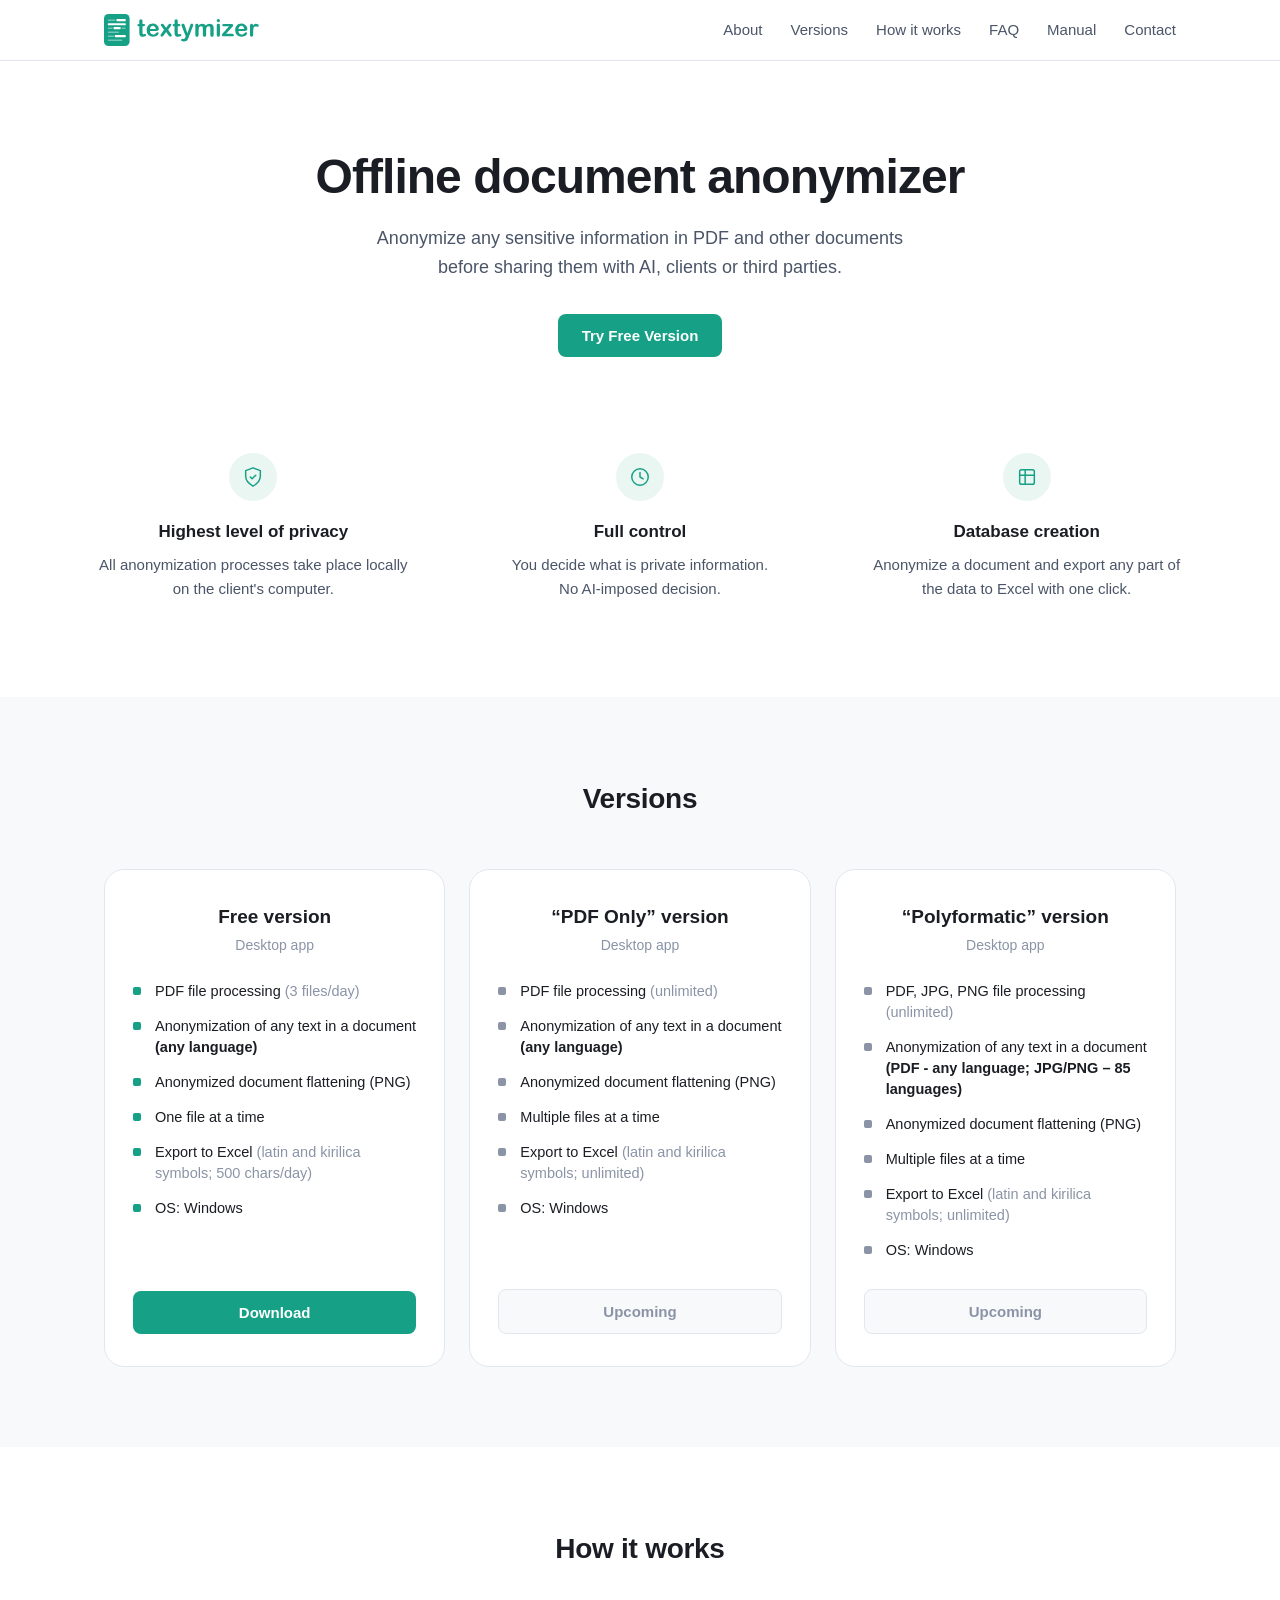
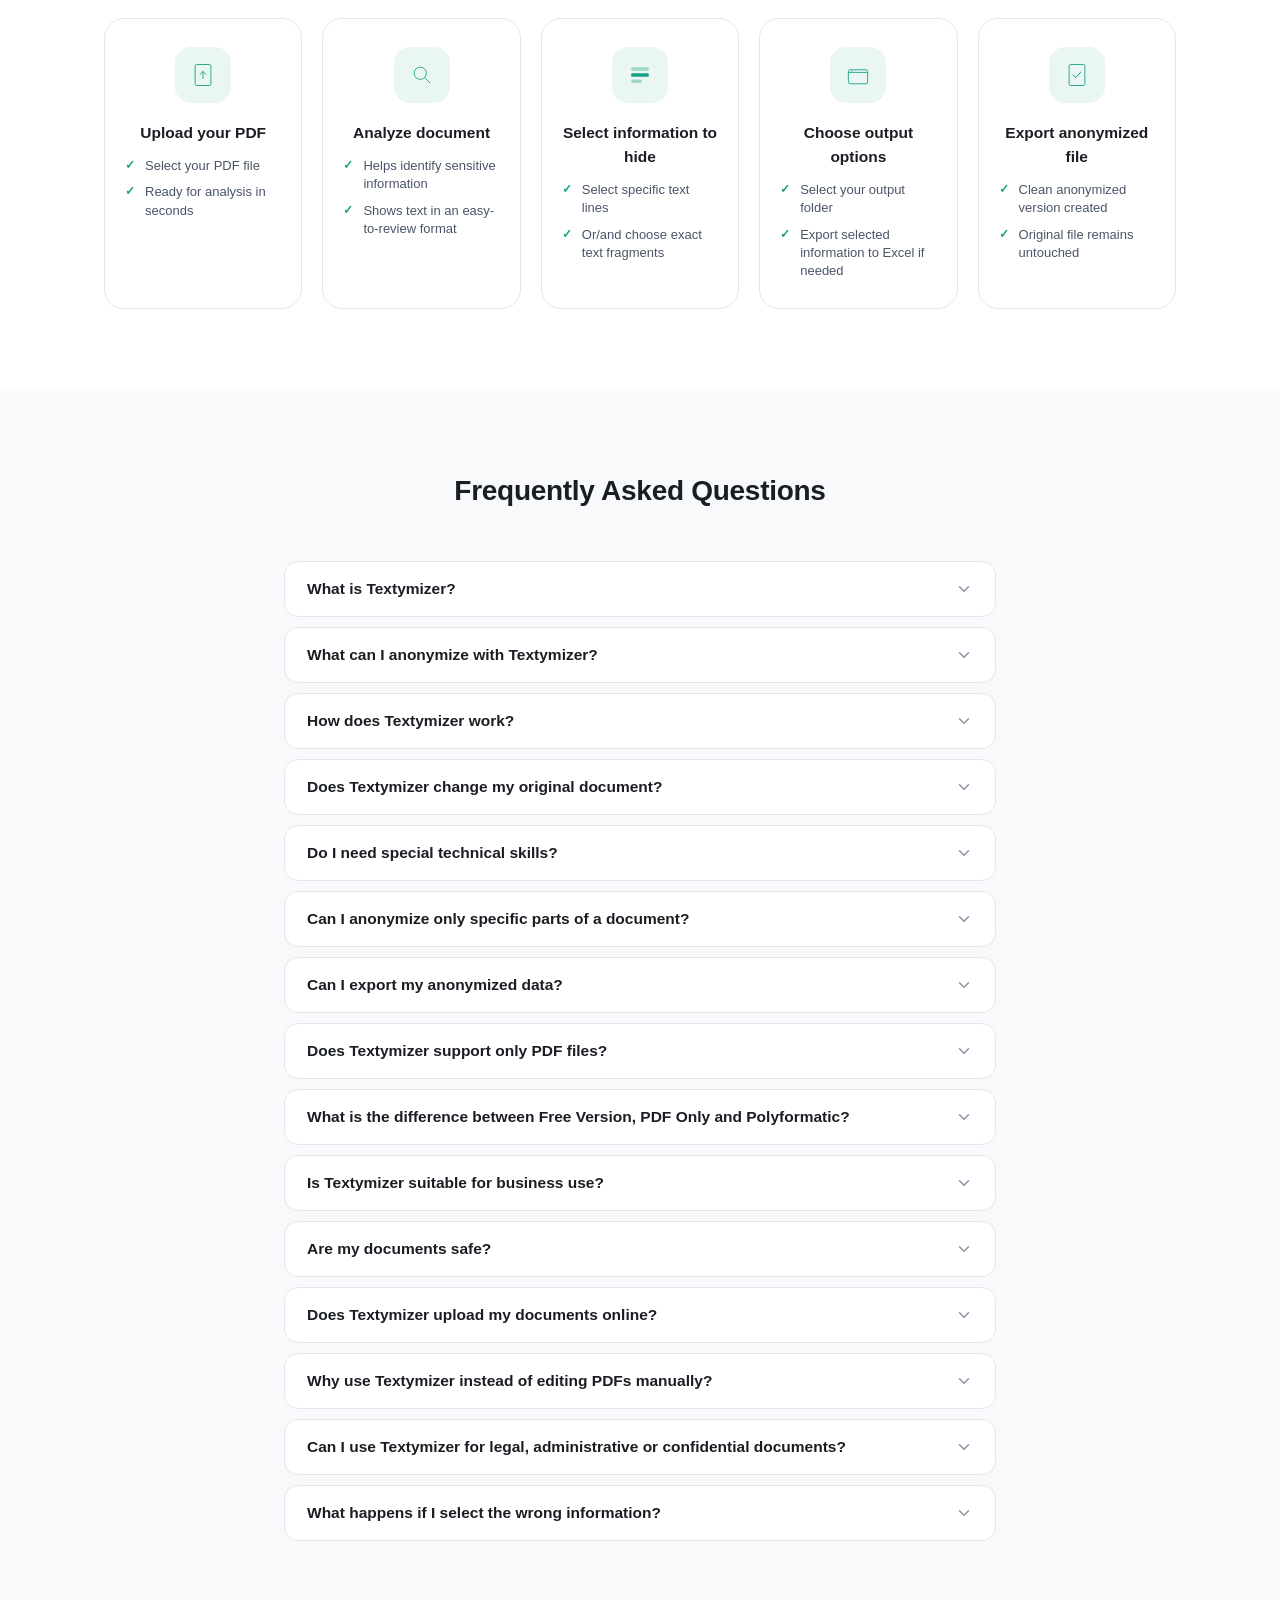
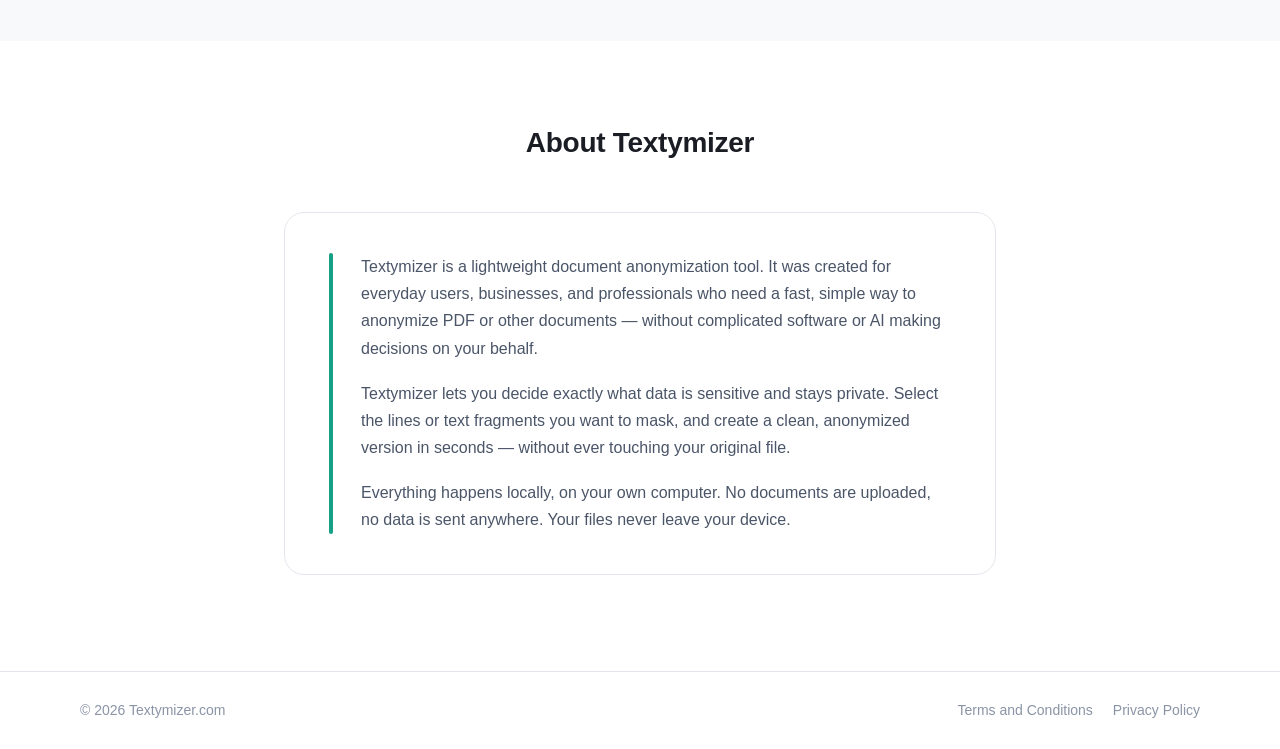
<file: index.html>
<!DOCTYPE html>
<html lang="en">
<head>
  <meta charset="UTF-8" />
  <meta name="viewport" content="width=device-width, initial-scale=1.0" />

  <!-- Primary SEO -->
  <title>Textymizer — PDF Anonymizer &amp; Document Anonymization Tool</title>
  <meta name="description" content="Anonymize PDF files and documents before sharing sensitive personal data with AI, lawyers or third parties. Free offline PDF anonymizer — no uploads, full control over sensitive information." />
  <meta name="keywords" content="PDF anonymizer, document anonymization, anonymize PDF, sensitive information, sensitive data, personal data, redact PDF, mask sensitive data, offline anonymization, data privacy tool, document redaction, PDF redaction" />
  <link rel="canonical" href="https://textymizer.com/" />

  <!-- Open Graph (Facebook, LinkedIn, WhatsApp) -->
  <meta property="og:type"        content="website" />
  <meta property="og:url"         content="https://textymizer.com/" />
  <meta property="og:title"       content="Textymizer — PDF Anonymizer &amp; Document Anonymization Tool" />
  <meta property="og:description" content="Anonymize PDF files and documents before sharing sensitive personal data with AI, lawyers or third parties. Free offline PDF anonymizer — no uploads, full control." />
  <meta property="og:image"       content="https://textymizer.com/og-image.png" />
  <meta property="og:image:width"  content="1200" />
  <meta property="og:image:height" content="630" />
  <meta property="og:site_name"   content="Textymizer" />
  <meta property="og:locale"      content="en_US" />

  <!-- Twitter / X Card -->
  <meta name="twitter:card"        content="summary_large_image" />
  <meta name="twitter:url"         content="https://textymizer.com/" />
  <meta name="twitter:title"       content="Textymizer — PDF Anonymizer &amp; Document Anonymization Tool" />
  <meta name="twitter:description" content="Anonymize PDF files and documents before sharing sensitive personal data with AI, lawyers or third parties. Free offline PDF anonymizer — no uploads, full control." />
  <meta name="twitter:image"       content="https://textymizer.com/og-image.png" />

  <!-- Schema.org Structured Data -->
  <script type="application/ld+json">
  {
    "@context": "https://schema.org",
    "@type": "SoftwareApplication",
    "name": "Textymizer",
    "url": "https://textymizer.com",
    "description": "Offline PDF anonymizer and document anonymization tool. Mask sensitive information and personal data before sharing documents with AI tools, lawyers, accountants or third parties.",
    "applicationCategory": "BusinessApplication",
    "operatingSystem": "Windows",
    "offers": {
      "@type": "Offer",
      "price": "0",
      "priceCurrency": "USD",
      "name": "Free version"
    },
    "featureList": [
      "PDF anonymizer — anonymize PDF files offline",
      "Document anonymization for sensitive information",
      "Mask personal data and sensitive data before sharing",
      "No document uploads — all processing done locally",
      "Export anonymized data to Excel",
      "Any language support"
    ]
  }
  </script>

  <!-- Schema.org: FAQ -->
  <script type="application/ld+json">
  {
    "@context": "https://schema.org",
    "@type": "FAQPage",
    "mainEntity": [
      {
        "@type": "Question",
        "name": "What is Textymizer?",
        "acceptedAnswer": {
          "@type": "Answer",
          "text": "Textymizer is a document anonymization tool that helps you quickly mask sensitive information in PDF files. It allows you to select specific text or document lines and create a protected anonymized version — without ever modifying your original file."
        }
      },
      {
        "@type": "Question",
        "name": "What can I anonymize with Textymizer?",
        "acceptedAnswer": {
          "@type": "Answer",
          "text": "You can hide any visible information inside your document, such as names, numbers, text fragments, references or other sensitive data that should not be shared."
        }
      },
      {
        "@type": "Question",
        "name": "Does Textymizer upload my documents online?",
        "acceptedAnswer": {
          "@type": "Answer",
          "text": "No. Textymizer is designed as a local offline application where document processing is performed directly on your computer. No documents are uploaded, no data is sent anywhere. Your files never leave your device."
        }
      },
      {
        "@type": "Question",
        "name": "Does Textymizer change my original document?",
        "acceptedAnswer": {
          "@type": "Answer",
          "text": "No. Textymizer creates a new anonymized version of your document. Your original PDF file remains completely unchanged."
        }
      },
      {
        "@type": "Question",
        "name": "Do I need special technical skills to use Textymizer?",
        "acceptedAnswer": {
          "@type": "Answer",
          "text": "No. Textymizer is designed for everyday users. The interface guides you through the anonymization process step by step."
        }
      },
      {
        "@type": "Question",
        "name": "What is the difference between Free Version, PDF Only and Polyformatic?",
        "acceptedAnswer": {
          "@type": "Answer",
          "text": "Free Version is designed for testing and personal use with basic anonymization features (3 PDF files per day). PDF Only is designed for users who regularly work with PDF documents and need unlimited processing and multiple file upload. Polyformatic is designed for users who need PDF, JPG and PNG format support with unlimited processing and multiple file upload."
        }
      },
      {
        "@type": "Question",
        "name": "Is Textymizer suitable for business use?",
        "acceptedAnswer": {
          "@type": "Answer",
          "text": "Yes. Textymizer can help businesses, administrators and professionals prepare documents before sharing by removing confidential information."
        }
      },
      {
        "@type": "Question",
        "name": "Can I anonymize only specific parts of a document?",
        "acceptedAnswer": {
          "@type": "Answer",
          "text": "Yes. You can choose specific document lines or enter exact text fragments that should be hidden. Both methods can be combined in the same anonymization run."
        }
      },
      {
        "@type": "Question",
        "name": "Can I export anonymized data to Excel?",
        "acceptedAnswer": {
          "@type": "Answer",
          "text": "Yes. Textymizer can export selected information into an Excel file. The Free Version allows up to 500 characters per day; paid versions have unlimited export."
        }
      },
      {
        "@type": "Question",
        "name": "Are my documents safe with Textymizer?",
        "acceptedAnswer": {
          "@type": "Answer",
          "text": "Yes. Textymizer processes all documents locally on your computer. No document content is uploaded or transmitted anywhere. Your files never leave your device."
        }
      }
    ]
  }
  </script>

  <!-- Schema.org: HowTo -->
  <script type="application/ld+json">
  {
    "@context": "https://schema.org",
    "@type": "HowTo",
    "name": "How to anonymize a PDF document with Textymizer",
    "description": "Step-by-step guide to anonymizing sensitive information in PDF documents using Textymizer offline document anonymizer.",
    "tool": {
      "@type": "HowToTool",
      "name": "Textymizer Free Version"
    },
    "step": [
      {
        "@type": "HowToStep",
        "position": 1,
        "name": "Upload your PDF",
        "text": "Select your PDF file and load it into Textymizer. The file is ready for analysis in seconds."
      },
      {
        "@type": "HowToStep",
        "position": 2,
        "name": "Analyze document",
        "text": "Click Analyze. Textymizer reads the text layer of your PDF and lists every line, helping you identify sensitive information."
      },
      {
        "@type": "HowToStep",
        "position": 3,
        "name": "Select information to hide",
        "text": "Choose what to anonymize by selecting specific text lines by number, or by typing exact text fragments you want to mask."
      },
      {
        "@type": "HowToStep",
        "position": 4,
        "name": "Choose output options",
        "text": "Select your output folder and choose whether to export the anonymized PDF, export data to Excel, or both."
      },
      {
        "@type": "HowToStep",
        "position": 5,
        "name": "Export anonymized file",
        "text": "Click Anonymize and save. A clean anonymized version is created in your chosen folder. Your original file remains completely untouched."
      }
    ]
  }
  </script>

  <link rel="icon" href="favicon.svg" type="image/svg+xml" />
  <link rel="stylesheet" href="style.css" />
  <link rel="stylesheet" href="legal.css" />
  <script src="https://challenges.cloudflare.com/turnstile/v0/api.js" async defer></script>
</head>
<body>

  <!-- ───────────────────────── HEADER ───────────────────────── -->
  <header class="site-header">
    <div class="header-inner">
      <a href="#top" class="logo" aria-label="textymizer home">
        <svg class="logo-mark" viewBox="0 0 154.88 32.00" xmlns="http://www.w3.org/2000/svg" role="img" aria-label="textymizer">
  <g transform="translate(0,0) scale(0.16000)">
    <rect x="0" y="0" width="160" height="200" rx="28" fill="#16A085"/>
    <rect x="24" y="34" width="48" height="9" rx="3" fill="#FFFFFF" opacity="0.4"/>
    <rect x="78" y="32" width="58" height="13" rx="3" fill="#FFFFFF"/>
    <rect x="24" y="58" width="112" height="13" rx="3" fill="#FFFFFF"/>
    <rect x="24" y="84" width="30" height="9" rx="3" fill="#FFFFFF" opacity="0.4"/>
    <rect x="60" y="82" width="44" height="13" rx="3" fill="#FFFFFF"/>
    <rect x="110" y="84" width="26" height="9" rx="3" fill="#FFFFFF" opacity="0.4"/>
    <rect x="24" y="109" width="70" height="9" rx="3" fill="#FFFFFF" opacity="0.4"/>
    <rect x="24" y="134" width="38" height="9" rx="3" fill="#FFFFFF" opacity="0.4"/>
    <rect x="68" y="132" width="68" height="13" rx="3" fill="#FFFFFF"/>
    <rect x="24" y="159" width="90" height="9" rx="3" fill="#FFFFFF" opacity="0.4"/>
  </g>
  <g transform="translate(33.100,22.357) scale(0.0117188,-0.0117188)" fill="#16A085">
<path d="M156 1061H186V1225Q186 1291 189.5 1328.5Q193 1366 209 1393Q225 1421 255.0 1438.5Q285 1456 322 1456Q374 1456 416 1417Q444 1391 451.5 1353.5Q459 1316 459 1247V1061H559Q617 1061 647.5 1033.5Q678 1006 678 963Q678 908 634.5 886.0Q591 864 510 864H459V362Q459 298 463.5 263.5Q468 229 487.5 207.5Q507 186 551 186Q575 186 616.0 194.5Q657 203 680 203Q713 203 739.5 176.5Q766 150 766 111Q766 45 694.0 10.0Q622 -25 487 -25Q359 -25 293.0 18.0Q227 61 206.5 137.0Q186 213 186 340V864H150Q91 864 60.0 892.0Q29 920 29 963Q29 1006 61.5 1033.5Q94 1061 156 1061Z" transform="translate(0,0)"/>
<path d="M903 463H369Q370 370 406.5 299.0Q443 228 503.5 192.0Q564 156 637 156Q686 156 726.5 167.5Q767 179 805.0 203.5Q843 228 875.0 256.0Q907 284 958 332Q979 350 1018 350Q1060 350 1086.0 327.0Q1112 304 1112 262Q1112 225 1083.0 175.5Q1054 126 995.5 80.5Q937 35 848.5 5.0Q760 -25 645 -25Q382 -25 236.0 125.0Q90 275 90 532Q90 653 126.0 756.5Q162 860 231.0 934.0Q300 1008 401.0 1047.5Q502 1087 625 1087Q785 1087 899.5 1019.5Q1014 952 1071.0 845.0Q1128 738 1128 627Q1128 524 1069.0 493.5Q1010 463 903 463ZM369 618H864Q854 758 788.5 827.5Q723 897 616 897Q514 897 448.5 826.5Q383 756 369 618Z" transform="translate(725,0)"/>
<path d="M733 88 535 379 332 88Q288 27 257.5 1.0Q227 -25 180 -25Q128 -25 91.5 7.5Q55 40 55 82Q55 125 111 205L358 559L139 854Q82 927 82 981Q82 1023 116.0 1054.0Q150 1085 205 1085Q253 1085 284.5 1058.0Q316 1031 358 973L535 731L707 973Q750 1033 781.5 1059.0Q813 1085 860 1085Q914 1085 949.5 1054.5Q985 1024 985 981Q985 950 970.5 921.5Q956 893 926 854L707 559L954 205Q1012 122 1012 80Q1012 37 976.0 6.0Q940 -25 887 -25Q840 -25 807.5 2.0Q775 29 733 88Z" transform="translate(1942,0)"/>
<path d="M156 1061H186V1225Q186 1291 189.5 1328.5Q193 1366 209 1393Q225 1421 255.0 1438.5Q285 1456 322 1456Q374 1456 416 1417Q444 1391 451.5 1353.5Q459 1316 459 1247V1061H559Q617 1061 647.5 1033.5Q678 1006 678 963Q678 908 634.5 886.0Q591 864 510 864H459V362Q459 298 463.5 263.5Q468 229 487.5 207.5Q507 186 551 186Q575 186 616.0 194.5Q657 203 680 203Q713 203 739.5 176.5Q766 150 766 111Q766 45 694.0 10.0Q622 -25 487 -25Q359 -25 293.0 18.0Q227 61 206.5 137.0Q186 213 186 340V864H150Q91 864 60.0 892.0Q29 920 29 963Q29 1006 61.5 1033.5Q94 1061 156 1061Z" transform="translate(3009,0)"/>
<path d="M393 -59 418 2 82 848Q51 921 51 954Q51 989 69.0 1019.0Q87 1049 118.5 1067.0Q150 1085 184 1085Q243 1085 273.0 1047.5Q303 1010 326 940L557 268L776 893Q802 969 823.0 1012.0Q844 1055 867.5 1070.0Q891 1085 934 1085Q965 1085 993.5 1068.5Q1022 1052 1037.5 1024.0Q1053 996 1053 965Q1049 946 1040.0 911.0Q1031 876 1018 840L662 -92Q616 -215 572.0 -285.0Q528 -355 455.5 -392.5Q383 -430 260 -430Q140 -430 80.0 -404.0Q20 -378 20 -309Q20 -262 48.5 -236.5Q77 -211 133 -211Q155 -211 176 -217Q202 -223 221 -223Q268 -223 295.0 -209.0Q322 -195 343.5 -160.5Q365 -126 393 -59Z" transform="translate(3734,0)"/>
<path d="M1049 510V147Q1049 61 1010.0 18.0Q971 -25 907 -25Q845 -25 806.5 18.0Q768 61 768 147V582Q768 685 761.0 742.0Q754 799 723.0 835.5Q692 872 625 872Q491 872 448.5 780.0Q406 688 406 516V147Q406 62 367.5 18.5Q329 -25 266 -25Q204 -25 164.5 18.5Q125 62 125 147V928Q125 1005 160.5 1045.0Q196 1085 254 1085Q310 1085 347.5 1047.5Q385 1010 385 944V918Q456 1003 537.0 1043.0Q618 1083 717 1083Q820 1083 894.0 1042.0Q968 1001 1016 918Q1085 1002 1164.0 1042.5Q1243 1083 1339 1083Q1451 1083 1532.0 1039.0Q1613 995 1653 913Q1688 839 1688 680V147Q1688 61 1649.0 18.0Q1610 -25 1546 -25Q1484 -25 1444.5 18.5Q1405 62 1405 147V606Q1405 694 1397.5 747.0Q1390 800 1357.0 836.0Q1324 872 1257 872Q1203 872 1154.5 840.0Q1106 808 1079 754Q1049 685 1049 510Z" transform="translate(4844,0)"/>
<path d="M414 930V141Q414 59 375.0 17.0Q336 -25 276 -25Q216 -25 178.5 18.0Q141 61 141 141V922Q141 1003 178.5 1044.0Q216 1085 276 1085Q336 1085 375.0 1044.0Q414 1003 414 930ZM279 1212Q222 1212 181.5 1247.0Q141 1282 141 1346Q141 1404 182.5 1441.5Q224 1479 279 1479Q332 1479 373.0 1445.0Q414 1411 414 1346Q414 1283 374.0 1247.5Q334 1212 279 1212Z" transform="translate(6656,0)"/>
<path d="M883 772 383 213H918Q983 213 1016.0 182.5Q1049 152 1049 104Q1049 58 1016.5 29.0Q984 0 918 0H178Q100 0 61.5 34.0Q23 68 23 127Q23 162 50.0 197.5Q77 233 162 328Q252 428 325.5 509.0Q399 590 462.0 660.5Q525 731 566.5 780.0Q608 829 633 864H227Q143 864 100.0 879.0Q57 894 57 958Q57 1005 89.5 1033.0Q122 1061 182 1061H809Q896 1061 942.5 1035.5Q989 1010 989 944Q989 922 980.0 898.5Q971 875 960.0 860.0Q949 845 930.0 823.5Q911 802 883 772Z" transform="translate(7211,0)"/>
<path d="M903 463H369Q370 370 406.5 299.0Q443 228 503.5 192.0Q564 156 637 156Q686 156 726.5 167.5Q767 179 805.0 203.5Q843 228 875.0 256.0Q907 284 958 332Q979 350 1018 350Q1060 350 1086.0 327.0Q1112 304 1112 262Q1112 225 1083.0 175.5Q1054 126 995.5 80.5Q937 35 848.5 5.0Q760 -25 645 -25Q382 -25 236.0 125.0Q90 275 90 532Q90 653 126.0 756.5Q162 860 231.0 934.0Q300 1008 401.0 1047.5Q502 1087 625 1087Q785 1087 899.5 1019.5Q1014 952 1071.0 845.0Q1128 738 1128 627Q1128 524 1069.0 493.5Q1010 463 903 463ZM369 618H864Q854 758 788.5 827.5Q723 897 616 897Q514 897 448.5 826.5Q383 756 369 618Z" transform="translate(8278,0)"/>
<path d="M412 369V141Q412 58 373.0 16.5Q334 -25 274 -25Q215 -25 177.0 17.0Q139 59 139 141V901Q139 1085 272 1085Q340 1085 370.0 1042.0Q400 999 403 915Q452 999 503.5 1042.0Q555 1085 641 1085Q727 1085 808.0 1042.0Q889 999 889 928Q889 878 854.5 845.5Q820 813 780 813Q765 813 707.5 831.5Q650 850 606 850Q546 850 508.0 818.5Q470 787 449.0 725.0Q428 663 420.0 577.5Q412 492 412 369Z" transform="translate(9495,0)"/>
  </g>
</svg>
      </a>

      <nav class="main-nav" aria-label="Primary">
        <a href="#about">About</a>
        <a href="#versions">Versions</a>
        <a href="#how-it-works">How it works</a>
        <a href="#faq">FAQ</a>
        <a href="Textymizer_Manual.pdf" target="_blank" rel="noopener">Manual</a>
        <a href="#" id="contactNavBtn">Contact</a>
      </nav>

      <button class="nav-toggle" id="navToggle" aria-label="Toggle menu" aria-expanded="false">
        <span></span><span></span><span></span>
      </button>
    </div>
  </header>

  <main id="top">

    <!-- ───────────────────────── HERO ───────────────────────── -->
    <section class="hero">
      <div class="hero-inner">
        <h1>Offline document anonymizer</h1>
        <p class="hero-subtitle">
          Anonymize any sensitive information in PDF and other documents<br />
          before sharing them with AI, clients or third parties.
        </p>
        <button class="btn btn-primary btn-hero" id="heroDownloadBtn">Try Free Version</button>
      </div>
    </section>

    <!-- ───────────────────────── FEATURES ───────────────────────── -->
    <section class="features">
      <div class="features-inner">
        <div class="feature">
          <div class="feature-icon" aria-hidden="true">
            <svg viewBox="0 0 24 24" fill="none" xmlns="http://www.w3.org/2000/svg">
              <path d="M12 2L4 5v6c0 5 3.5 8.5 8 11 4.5-2.5 8-6 8-11V5l-8-3z" stroke="#16A085" stroke-width="1.6" stroke-linejoin="round"/>
              <path d="M9 12l2 2 4-4" stroke="#16A085" stroke-width="1.6" stroke-linecap="round" stroke-linejoin="round"/>
            </svg>
          </div>
          <h3>Highest level of privacy</h3>
          <p>All anonymization processes take place locally on the client's computer.</p>
        </div>
        <div class="feature">
          <div class="feature-icon" aria-hidden="true">
            <svg viewBox="0 0 24 24" fill="none" xmlns="http://www.w3.org/2000/svg">
              <circle cx="12" cy="12" r="9" stroke="#16A085" stroke-width="1.6"/>
              <path d="M12 7v5l3.5 2" stroke="#16A085" stroke-width="1.6" stroke-linecap="round" stroke-linejoin="round"/>
            </svg>
          </div>
          <h3>Full control</h3>
          <p>You decide what is private information.<br />No AI-imposed decision.</p>
        </div>
        <div class="feature">
          <div class="feature-icon" aria-hidden="true">
            <svg viewBox="0 0 24 24" fill="none" xmlns="http://www.w3.org/2000/svg">
              <rect x="4" y="4" width="16" height="16" rx="2" stroke="#16A085" stroke-width="1.6"/>
              <path d="M4 10h16M10 4v16" stroke="#16A085" stroke-width="1.6"/>
            </svg>
          </div>
          <h3>Database creation</h3>
          <p>Anonymize a document and export any part of the data to Excel with one click.</p>
        </div>
      </div>
    </section>

    <!-- ───────────────────────── VERSIONS / PRICING ───────────────────────── -->
    <section class="versions" id="versions">
      <div class="section-inner">
        <h2 class="section-title">Versions</h2>

        <div class="version-grid">

          <!-- FREE -->
          <div class="version-card">
            <div class="version-card-head">
              <h3>Free version</h3>
              <p class="version-sub">Desktop app</p>
            </div>
            <ul class="version-features">
              <li>PDF file processing <span class="muted">(3 files/day)</span></li>
              <li>Anonymization of any text in a document <strong>(any language)</strong></li>
              <li>Anonymized document flattening (PNG)</li>
              <li>One file at a time</li>
              <li>Export to Excel <span class="muted">(latin and kirilica symbols; 500 chars/day)</span></li>
              <li>OS: Windows</li>
            </ul>
            <button class="btn btn-primary version-cta" id="downloadBtn">Download</button>
          </div>

          <!-- PDF ONLY -->
          <div class="version-card version-card-upcoming">
            <div class="version-card-head">
              <h3>&ldquo;PDF Only&rdquo; version</h3>
              <p class="version-sub">Desktop app</p>
            </div>
            <ul class="version-features">
              <li>PDF file processing <span class="muted">(unlimited)</span></li>
              <li>Anonymization of any text in a document <strong>(any language)</strong></li>
              <li>Anonymized document flattening (PNG)</li>
              <li>Multiple files at a time</li>
              <li>Export to Excel <span class="muted">(latin and kirilica symbols; unlimited)</span></li>
              <li>OS: Windows</li>
            </ul>
            <button class="btn btn-upcoming version-cta" disabled>Upcoming</button>
          </div>

          <!-- POLYFORMATIC -->
          <div class="version-card version-card-upcoming">
            <div class="version-card-head">
              <h3>&ldquo;Polyformatic&rdquo; version</h3>
              <p class="version-sub">Desktop app</p>
            </div>
            <ul class="version-features">
              <li>PDF, JPG, PNG file processing <span class="muted">(unlimited)</span></li>
              <li>Anonymization of any text in a document <strong>(PDF - any language; JPG/PNG – 85 languages)</strong></li>
              <li>Anonymized document flattening (PNG)</li>
              <li>Multiple files at a time</li>
              <li>Export to Excel <span class="muted">(latin and kirilica symbols; unlimited)</span></li>
              <li>OS: Windows</li>
            </ul>
            <button class="btn btn-upcoming version-cta" disabled>Upcoming</button>
          </div>

        </div>
      </div>
    </section>

    <!-- ───────────────────────── HOW IT WORKS ───────────────────────── -->
    <section class="how-it-works" id="how-it-works">
      <div class="section-inner">
        <h2 class="section-title">How it works</h2>

        <div class="steps-grid">
          <div class="step-card">
            <div class="step-placeholder" aria-hidden="true">
              <svg viewBox="0 0 64 64" fill="none" xmlns="http://www.w3.org/2000/svg">
                <rect x="14" y="8" width="36" height="48" rx="4" stroke="#16A085" stroke-width="2"/>
                <path d="M32 24v16M25 31l7-7 7 7" stroke="#16A085" stroke-width="2" stroke-linecap="round" stroke-linejoin="round"/>
              </svg>
            </div>
            <h3>Upload your PDF</h3>
            <ul class="check-list">
              <li>Select your PDF file</li>
              <li>Ready for analysis in seconds</li>
            </ul>
          </div>

          <div class="step-card">
            <div class="step-placeholder" aria-hidden="true">
              <svg viewBox="0 0 64 64" fill="none" xmlns="http://www.w3.org/2000/svg">
                <circle cx="28" cy="28" r="14" stroke="#16A085" stroke-width="2"/>
                <path d="M38 38l12 12" stroke="#16A085" stroke-width="2" stroke-linecap="round"/>
              </svg>
            </div>
            <h3>Analyze document</h3>
            <ul class="check-list">
              <li>Helps identify sensitive information</li>
              <li>Shows text in an easy-to-review format</li>
            </ul>
          </div>

          <div class="step-card">
            <div class="step-placeholder" aria-hidden="true">
              <svg viewBox="0 0 64 64" fill="none" xmlns="http://www.w3.org/2000/svg">
                <rect x="12" y="14" width="40" height="8" rx="2" fill="#16A085" opacity="0.35"/>
                <rect x="12" y="28" width="40" height="8" rx="2" fill="#16A085"/>
                <rect x="12" y="42" width="24" height="8" rx="2" fill="#16A085" opacity="0.35"/>
              </svg>
            </div>
            <h3>Select information to hide</h3>
            <ul class="check-list">
              <li>Select specific text lines</li>
              <li>Or/and choose exact text fragments</li>
            </ul>
          </div>

          <div class="step-card">
            <div class="step-placeholder" aria-hidden="true">
              <svg viewBox="0 0 64 64" fill="none" xmlns="http://www.w3.org/2000/svg">
                <rect x="10" y="20" width="44" height="32" rx="4" stroke="#16A085" stroke-width="2"/>
                <path d="M10 26h44" stroke="#16A085" stroke-width="2"/>
                <circle cx="18" cy="23" r="1.4" fill="#16A085"/>
              </svg>
            </div>
            <h3>Choose output options</h3>
            <ul class="check-list">
              <li>Select your output folder</li>
              <li>Export selected information to Excel if needed</li>
            </ul>
          </div>

          <div class="step-card">
            <div class="step-placeholder" aria-hidden="true">
              <svg viewBox="0 0 64 64" fill="none" xmlns="http://www.w3.org/2000/svg">
                <rect x="14" y="8" width="36" height="48" rx="4" stroke="#16A085" stroke-width="2"/>
                <path d="M23 32l6 6 12-13" stroke="#16A085" stroke-width="2.2" stroke-linecap="round" stroke-linejoin="round"/>
              </svg>
            </div>
            <h3>Export anonymized file</h3>
            <ul class="check-list">
              <li>Clean anonymized version created</li>
              <li>Original file remains untouched</li>
            </ul>
          </div>
        </div>
      </div>
    </section>

    <!-- ───────────────────────── FAQ ───────────────────────── -->
    <section class="faq" id="faq">
      <div class="section-inner section-inner-narrow">
        <h2 class="section-title">Frequently Asked Questions</h2>

        <div class="accordion" id="faqAccordion">

          <div class="accordion-item">
            <button class="accordion-trigger" aria-expanded="false">
              <span>What is Textymizer?</span>
              <svg class="chevron" viewBox="0 0 24 24" fill="none" aria-hidden="true"><path d="M6 9l6 6 6-6" stroke="currentColor" stroke-width="2" stroke-linecap="round" stroke-linejoin="round"/></svg>
            </button>
            <div class="accordion-panel">
              <p>Textymizer is a document anonymization tool that helps you quickly mask sensitive information. It allows you to select specific text or document lines and create a protected anonymized version.</p>
            </div>
          </div>

          <div class="accordion-item">
            <button class="accordion-trigger" aria-expanded="false">
              <span>What can I anonymize with Textymizer?</span>
              <svg class="chevron" viewBox="0 0 24 24" fill="none" aria-hidden="true"><path d="M6 9l6 6 6-6" stroke="currentColor" stroke-width="2" stroke-linecap="round" stroke-linejoin="round"/></svg>
            </button>
            <div class="accordion-panel">
              <p>You can hide any visible information inside your document, such as names, numbers, text fragments, references or other sensitive data that should not be shared.</p>
            </div>
          </div>

          <div class="accordion-item">
            <button class="accordion-trigger" aria-expanded="false">
              <span>How does Textymizer work?</span>
              <svg class="chevron" viewBox="0 0 24 24" fill="none" aria-hidden="true"><path d="M6 9l6 6 6-6" stroke="currentColor" stroke-width="2" stroke-linecap="round" stroke-linejoin="round"/></svg>
            </button>
            <div class="accordion-panel">
              <p>The process is simple: upload your PDF, analyze the document, select information to hide, and export your anonymized file.</p>
            </div>
          </div>

          <div class="accordion-item">
            <button class="accordion-trigger" aria-expanded="false">
              <span>Does Textymizer change my original document?</span>
              <svg class="chevron" viewBox="0 0 24 24" fill="none" aria-hidden="true"><path d="M6 9l6 6 6-6" stroke="currentColor" stroke-width="2" stroke-linecap="round" stroke-linejoin="round"/></svg>
            </button>
            <div class="accordion-panel">
              <p>No. Texty creates a new anonymized version. Your original PDF file remains unchanged.</p>
            </div>
          </div>

          <div class="accordion-item">
            <button class="accordion-trigger" aria-expanded="false">
              <span>Do I need special technical skills?</span>
              <svg class="chevron" viewBox="0 0 24 24" fill="none" aria-hidden="true"><path d="M6 9l6 6 6-6" stroke="currentColor" stroke-width="2" stroke-linecap="round" stroke-linejoin="round"/></svg>
            </button>
            <div class="accordion-panel">
              <p>No. Texty is designed for everyday users. The interface guides you through the anonymization process step by step.</p>
            </div>
          </div>

          <div class="accordion-item">
            <button class="accordion-trigger" aria-expanded="false">
              <span>Can I anonymize only specific parts of a document?</span>
              <svg class="chevron" viewBox="0 0 24 24" fill="none" aria-hidden="true"><path d="M6 9l6 6 6-6" stroke="currentColor" stroke-width="2" stroke-linecap="round" stroke-linejoin="round"/></svg>
            </button>
            <div class="accordion-panel">
              <p>Yes. You can choose specific document lines or enter exact text fragments that should be hidden.</p>
            </div>
          </div>

          <div class="accordion-item">
            <button class="accordion-trigger" aria-expanded="false">
              <span>Can I export my anonymized data?</span>
              <svg class="chevron" viewBox="0 0 24 24" fill="none" aria-hidden="true"><path d="M6 9l6 6 6-6" stroke="currentColor" stroke-width="2" stroke-linecap="round" stroke-linejoin="round"/></svg>
            </button>
            <div class="accordion-panel">
              <p>Yes. Textymizer can export selected information into an Excel file.</p>
            </div>
          </div>

          <div class="accordion-item">
            <button class="accordion-trigger" aria-expanded="false">
              <span>Does Textymizer support only PDF files?</span>
              <svg class="chevron" viewBox="0 0 24 24" fill="none" aria-hidden="true"><path d="M6 9l6 6 6-6" stroke="currentColor" stroke-width="2" stroke-linecap="round" stroke-linejoin="round"/></svg>
            </button>
            <div class="accordion-panel">
              <p>The Free Version and PDF Only version focus on PDF documents. The Polyformatic version is designed for PDF, JPG and PNG files.</p>
            </div>
          </div>

          <div class="accordion-item">
            <button class="accordion-trigger" aria-expanded="false">
              <span>What is the difference between Free Version, PDF Only and Polyformatic?</span>
              <svg class="chevron" viewBox="0 0 24 24" fill="none" aria-hidden="true"><path d="M6 9l6 6 6-6" stroke="currentColor" stroke-width="2" stroke-linecap="round" stroke-linejoin="round"/></svg>
            </button>
            <div class="accordion-panel">
              <p><strong>Free Version</strong><br/>Designed for testing and personal use with basic anonymization features.</p>
              <p><strong>PDF Only</strong><br/>Designed for users who regularly work with PDF documents and need higher limits and multiple file upload.</p>
              <p><strong>Polyformatic</strong><br/>Designed for users who need to work with PDF, JPG and PNG format support and multiple file upload.</p>
            </div>
          </div>

          <div class="accordion-item">
            <button class="accordion-trigger" aria-expanded="false">
              <span>Is Textymizer suitable for business use?</span>
              <svg class="chevron" viewBox="0 0 24 24" fill="none" aria-hidden="true"><path d="M6 9l6 6 6-6" stroke="currentColor" stroke-width="2" stroke-linecap="round" stroke-linejoin="round"/></svg>
            </button>
            <div class="accordion-panel">
              <p>Yes. Texty can help businesses, administrators and professionals prepare documents before sharing by removing confidential information.</p>
            </div>
          </div>

          <div class="accordion-item">
            <button class="accordion-trigger" aria-expanded="false">
              <span>Are my documents safe?</span>
              <svg class="chevron" viewBox="0 0 24 24" fill="none" aria-hidden="true"><path d="M6 9l6 6 6-6" stroke="currentColor" stroke-width="2" stroke-linecap="round" stroke-linejoin="round"/></svg>
            </button>
            <div class="accordion-panel">
              <p>Textymizer is designed with privacy in mind. The anonymization process focuses on creating a protected version while keeping your original document unchanged.</p>
            </div>
          </div>

          <div class="accordion-item">
            <button class="accordion-trigger" aria-expanded="false">
              <span>Does Textymizer upload my documents online?</span>
              <svg class="chevron" viewBox="0 0 24 24" fill="none" aria-hidden="true"><path d="M6 9l6 6 6-6" stroke="currentColor" stroke-width="2" stroke-linecap="round" stroke-linejoin="round"/></svg>
            </button>
            <div class="accordion-panel">
              <p>No. Textymizer is designed as a local application where document processing is performed directly on your computer.</p>
            </div>
          </div>

          <div class="accordion-item">
            <button class="accordion-trigger" aria-expanded="false">
              <span>Why use Textymizer instead of editing PDFs manually?</span>
              <svg class="chevron" viewBox="0 0 24 24" fill="none" aria-hidden="true"><path d="M6 9l6 6 6-6" stroke="currentColor" stroke-width="2" stroke-linecap="round" stroke-linejoin="round"/></svg>
            </button>
            <div class="accordion-panel">
              <p>Manual editing can be slow and error-prone. Texty provides a faster workflow where you can identify information, hide it and create a clean version with fewer steps.</p>
            </div>
          </div>

          <div class="accordion-item">
            <button class="accordion-trigger" aria-expanded="false">
              <span>Can I use Textymizer for legal, administrative or confidential documents?</span>
              <svg class="chevron" viewBox="0 0 24 24" fill="none" aria-hidden="true"><path d="M6 9l6 6 6-6" stroke="currentColor" stroke-width="2" stroke-linecap="round" stroke-linejoin="round"/></svg>
            </button>
            <div class="accordion-panel">
              <p>Yes. Texty is suitable for workflows where documents need to be prepared before sharing, archiving or sending to other parties.</p>
            </div>
          </div>

          <div class="accordion-item">
            <button class="accordion-trigger" aria-expanded="false">
              <span>What happens if I select the wrong information?</span>
              <svg class="chevron" viewBox="0 0 24 24" fill="none" aria-hidden="true"><path d="M6 9l6 6 6-6" stroke="currentColor" stroke-width="2" stroke-linecap="round" stroke-linejoin="round"/></svg>
            </button>
            <div class="accordion-panel">
              <p>Your original file remains unchanged, so you can review and create a new anonymized version whenever needed.</p>
            </div>
          </div>

        </div>
      </div>
    </section>

    <!-- ───────────────────────── ABOUT ───────────────────────── -->
    <section class="about" id="about">
      <div class="section-inner section-inner-narrow">
        <h2 class="section-title">About Textymizer</h2>
        <div class="about-card">
          <div class="about-accent"></div>
          <div class="about-text">
            <p>Textymizer is a lightweight document anonymization tool. It was created for everyday users, businesses, and professionals who need a fast, simple way to anonymize PDF or other documents — without complicated software or AI making decisions on your behalf.</p>
            <p>Textymizer lets you decide exactly what data is sensitive and stays private. Select the lines or text fragments you want to mask, and create a clean, anonymized version in seconds — without ever touching your original file.</p>
            <p>Everything happens locally, on your own computer. No documents are uploaded, no data is sent anywhere. Your files never leave your device.</p>
          </div>
        </div>
      </div>
    </section>

  </main>

  <!-- ───────────────────────── FOOTER ───────────────────────── -->
  <footer class="site-footer">
    <div class="footer-inner">
      <p>&copy; 2026 Textymizer.com</p>
      <nav class="footer-legal">
        <a href="terms.html">Terms and Conditions</a>
        <a href="privacy.html">Privacy Policy</a>
      </nav>
    </div>
  </footer>

  <!-- ───────────────────────── DOWNLOAD MODAL ───────────────────────── -->
  <div id="modal" class="modal" role="dialog" aria-modal="true" aria-labelledby="modalTitle">
    <div class="modal-content">
      <button class="modal-close" id="cancelBtnTop" aria-label="Close">&times;</button>

      <h3 id="modalTitle">Download Textymizer Free version</h3>
      <p class="modal-subtitle">Enter your email to start the download.</p>

      <input type="email" id="email" placeholder="you@example.com" autocomplete="email" />

      <label class="checkbox-row">
        <input type="checkbox" id="termsCheckbox" />
        <span>I agree to the <a href="terms.html" target="_blank" rel="noopener">Terms</a> and <a href="privacy.html" target="_blank" rel="noopener">Privacy Policy</a></span>
      </label>

      <label class="checkbox-row">
        <input type="checkbox" id="marketingCheckbox" />
        <span>Keep me updated about Textymizer products.</span>
      </label>

      <!-- TURNSTILE -->
      <div class="cf-turnstile"
           data-sitekey="0x4AAAAAADiCqoTki0utuD0b"
           data-callback="onTurnstileSuccess">
      </div>

      <div class="buttons">
        <button id="confirmBtn" class="btn btn-primary" disabled>Confirm</button>
        <button id="cancelBtn" class="btn btn-secondary">Cancel</button>
      </div>
    </div>
  </div>

  <!-- ───────────────────────── CONTACT MODAL ───────────────────────── -->
  <div id="contactModal" class="modal" role="dialog" aria-modal="true" aria-labelledby="contactModalTitle">
    <div class="modal-content modal-content-wide">
      <button class="modal-close" id="contactModalClose" aria-label="Close">&times;</button>

      <h3 id="contactModalTitle">Contact us</h3>
      <p class="modal-subtitle">Send us a message and we'll get back to you.</p>

      <form id="contactForm" class="contact-form">
        <input type="hidden" name="access_key" value="dc88afcf-d29f-4983-b482-3a891cc19ce3" />
        <input type="hidden" name="from_name" value="Textymizer.com Contact Form" />
        <input type="checkbox" name="botcheck" style="display:none;" />

        <div class="form-row-two">
          <div class="form-group">
            <label for="cf-name">Name</label>
            <input type="text" id="cf-name" name="name" placeholder="Your name" />
          </div>
          <div class="form-group">
            <label for="cf-email">Email</label>
            <input type="email" id="cf-email" name="email" placeholder="you@example.com" required />
          </div>
        </div>

        <div class="form-group">
          <label for="cf-subject">Subject</label>
          <input type="text" id="cf-subject" name="subject_field" placeholder="What is this about?" required />
        </div>

        <div class="form-group">
          <label for="cf-message">Message</label>
          <textarea id="cf-message" name="message" rows="5" placeholder="Your message..." required></textarea>
        </div>

        <div class="form-footer">
          <button type="submit" class="btn btn-primary" id="cf-submit">Send message</button>
          <p class="form-status" id="cf-status"></p>
        </div>
      </form>

    </div>
  </div>

  <script src="script.js"></script>
</body>
</html>
</file>
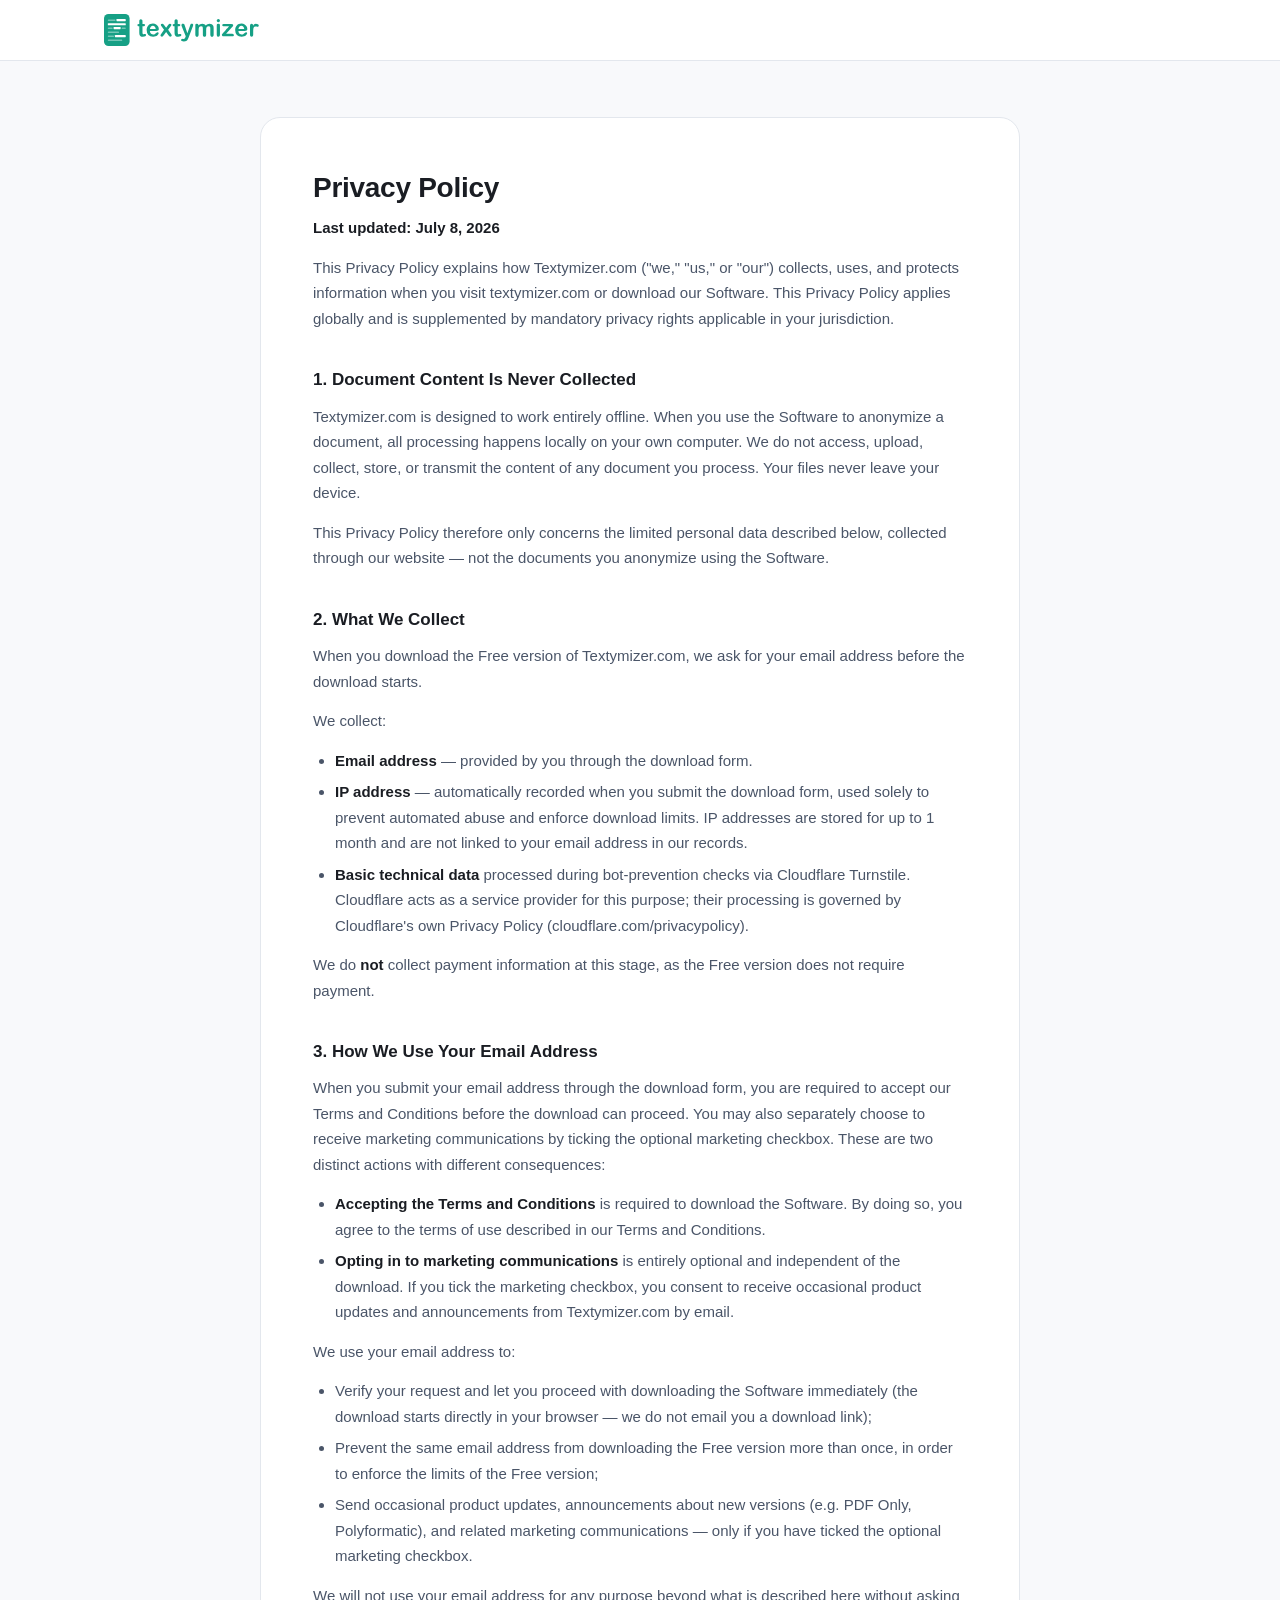
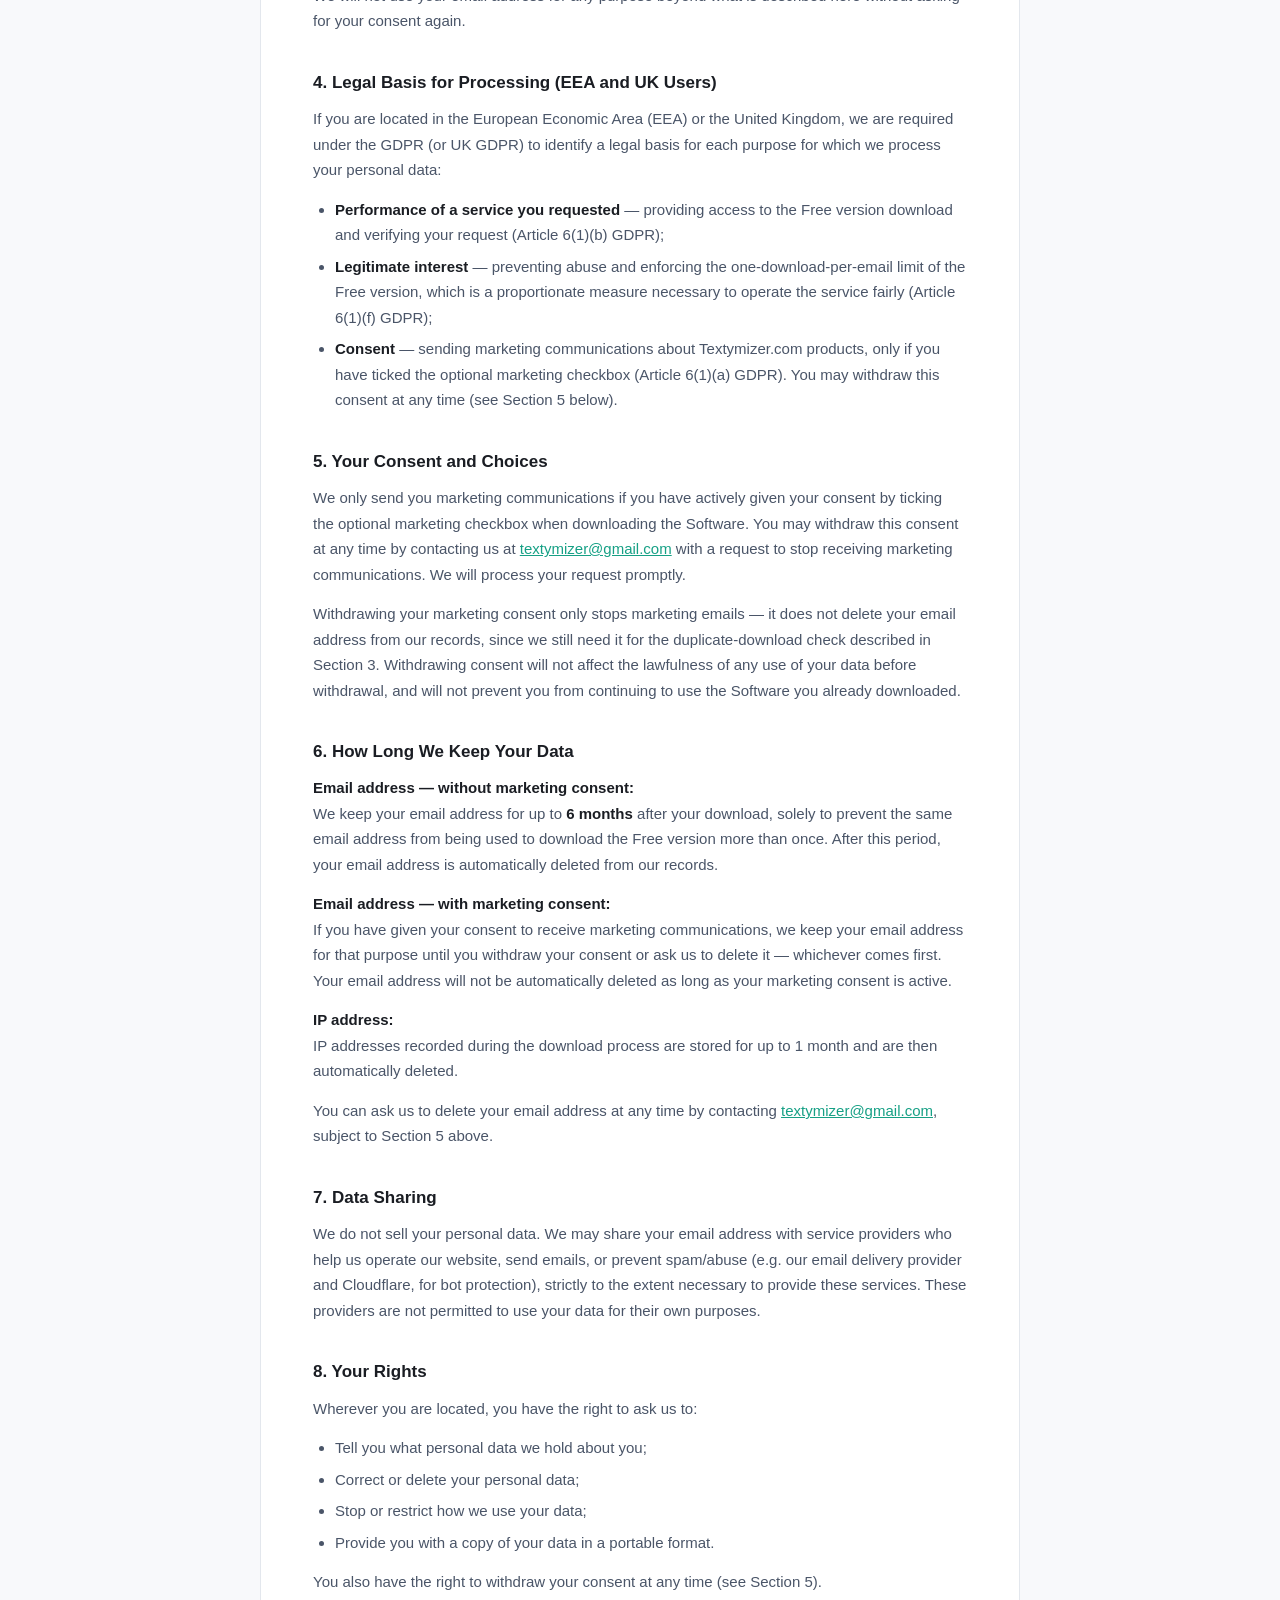
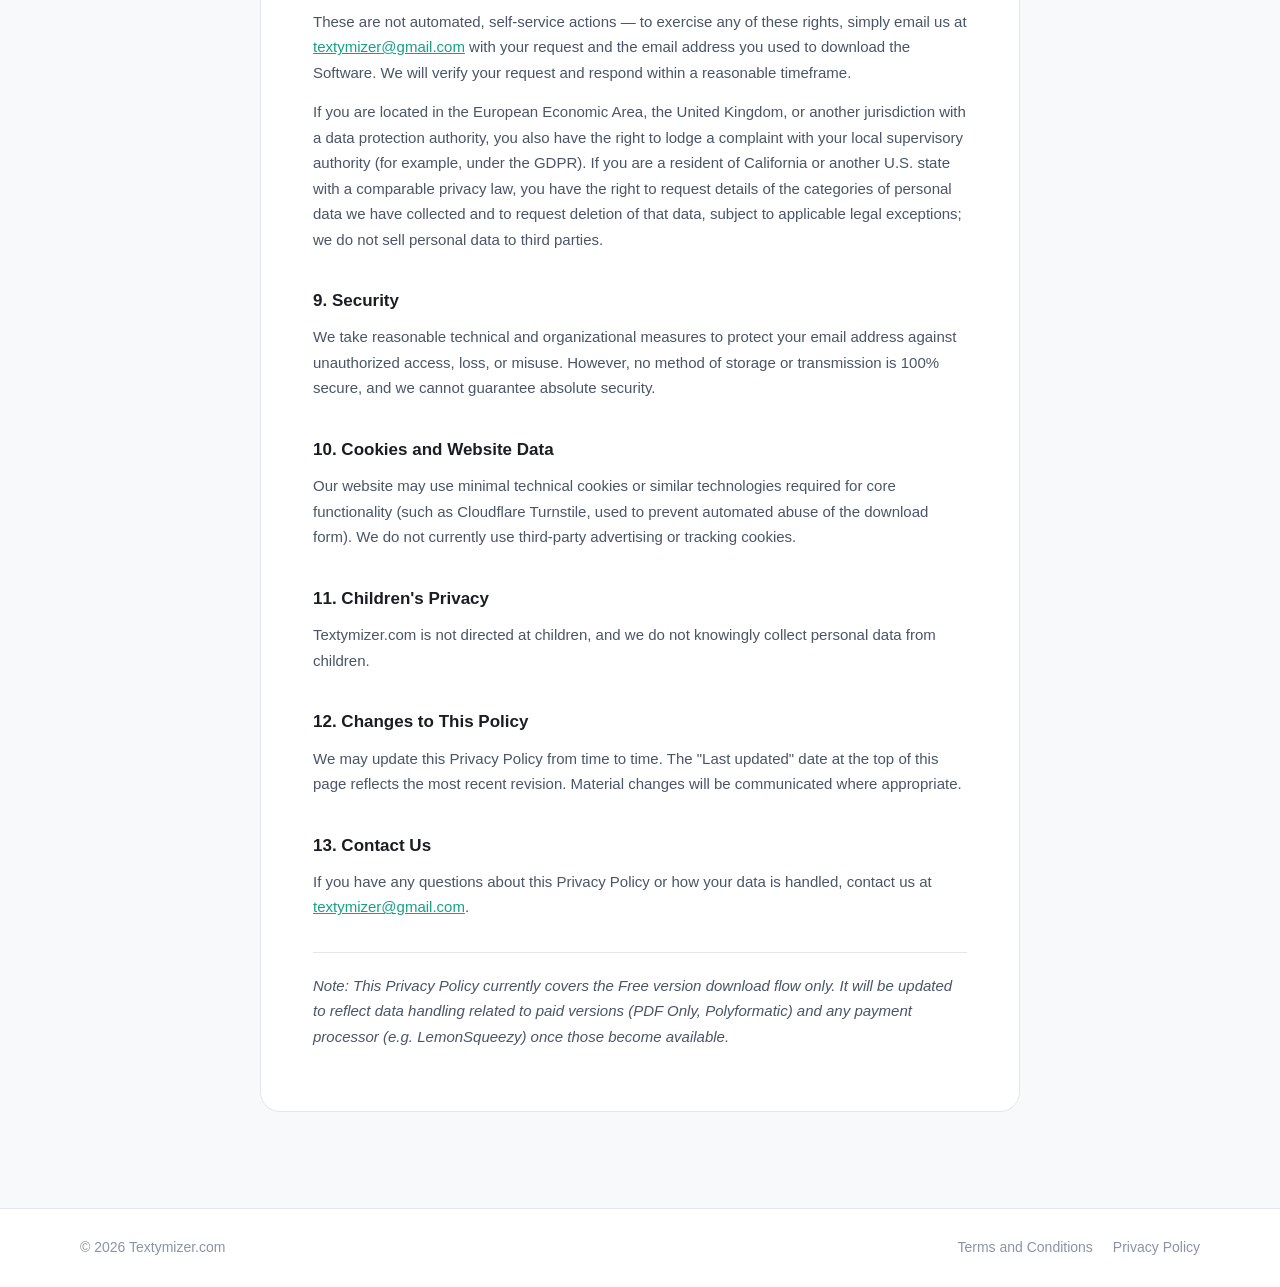
<file: privacy.html>
<!DOCTYPE html>
<html lang="en">
<head>
  <meta charset="UTF-8" />
  <meta name="viewport" content="width=device-width, initial-scale=1.0" />
  <title>Privacy Policy — textymizer</title>
  <link rel="icon" href="favicon.svg" type="image/svg+xml" />
  <link rel="stylesheet" href="style.css" />
  <link rel="stylesheet" href="legal.css" />
</head>
<body>

  <header class="site-header">
    <div class="header-inner">
      <a href="index.html" class="logo" aria-label="textymizer home">
        <svg class="logo-mark" viewBox="0 0 154.88 32.00" xmlns="http://www.w3.org/2000/svg" role="img" aria-label="textymizer">
          <g transform="translate(0,0) scale(0.16000)">
            <rect x="0" y="0" width="160" height="200" rx="28" fill="#16A085"/>
            <rect x="24" y="34" width="48" height="9" rx="3" fill="#FFFFFF" opacity="0.4"/>
            <rect x="78" y="32" width="58" height="13" rx="3" fill="#FFFFFF"/>
            <rect x="24" y="58" width="112" height="13" rx="3" fill="#FFFFFF"/>
            <rect x="24" y="84" width="30" height="9" rx="3" fill="#FFFFFF" opacity="0.4"/>
            <rect x="60" y="82" width="44" height="13" rx="3" fill="#FFFFFF"/>
            <rect x="110" y="84" width="26" height="9" rx="3" fill="#FFFFFF" opacity="0.4"/>
            <rect x="24" y="109" width="70" height="9" rx="3" fill="#FFFFFF" opacity="0.4"/>
            <rect x="24" y="134" width="38" height="9" rx="3" fill="#FFFFFF" opacity="0.4"/>
            <rect x="68" y="132" width="68" height="13" rx="3" fill="#FFFFFF"/>
            <rect x="24" y="159" width="90" height="9" rx="3" fill="#FFFFFF" opacity="0.4"/>
          </g>
          <g transform="translate(33.100,22.357) scale(0.0117188,-0.0117188)" fill="#16A085">
            <path d="M156 1061H186V1225Q186 1291 189.5 1328.5Q193 1366 209 1393Q225 1421 255.0 1438.5Q285 1456 322 1456Q374 1456 416 1417Q444 1391 451.5 1353.5Q459 1316 459 1247V1061H559Q617 1061 647.5 1033.5Q678 1006 678 963Q678 908 634.5 886.0Q591 864 510 864H459V362Q459 298 463.5 263.5Q468 229 487.5 207.5Q507 186 551 186Q575 186 616.0 194.5Q657 203 680 203Q713 203 739.5 176.5Q766 150 766 111Q766 45 694.0 10.0Q622 -25 487 -25Q359 -25 293.0 18.0Q227 61 206.5 137.0Q186 213 186 340V864H150Q91 864 60.0 892.0Q29 920 29 963Q29 1006 61.5 1033.5Q94 1061 156 1061Z" transform="translate(0,0)"/>
            <path d="M903 463H369Q370 370 406.5 299.0Q443 228 503.5 192.0Q564 156 637 156Q686 156 726.5 167.5Q767 179 805.0 203.5Q843 228 875.0 256.0Q907 284 958 332Q979 350 1018 350Q1060 350 1086.0 327.0Q1112 304 1112 262Q1112 225 1083.0 175.5Q1054 126 995.5 80.5Q937 35 848.5 5.0Q760 -25 645 -25Q382 -25 236.0 125.0Q90 275 90 532Q90 653 126.0 756.5Q162 860 231.0 934.0Q300 1008 401.0 1047.5Q502 1087 625 1087Q785 1087 899.5 1019.5Q1014 952 1071.0 845.0Q1128 738 1128 627Q1128 524 1069.0 493.5Q1010 463 903 463ZM369 618H864Q854 758 788.5 827.5Q723 897 616 897Q514 897 448.5 826.5Q383 756 369 618Z" transform="translate(725,0)"/>
            <path d="M733 88 535 379 332 88Q288 27 257.5 1.0Q227 -25 180 -25Q128 -25 91.5 7.5Q55 40 55 82Q55 125 111 205L358 559L139 854Q82 927 82 981Q82 1023 116.0 1054.0Q150 1085 205 1085Q253 1085 284.5 1058.0Q316 1031 358 973L535 731L707 973Q750 1033 781.5 1059.0Q813 1085 860 1085Q914 1085 949.5 1054.5Q985 1024 985 981Q985 950 970.5 921.5Q956 893 926 854L707 559L954 205Q1012 122 1012 80Q1012 37 976.0 6.0Q940 -25 887 -25Q840 -25 807.5 2.0Q775 29 733 88Z" transform="translate(1942,0)"/>
            <path d="M156 1061H186V1225Q186 1291 189.5 1328.5Q193 1366 209 1393Q225 1421 255.0 1438.5Q285 1456 322 1456Q374 1456 416 1417Q444 1391 451.5 1353.5Q459 1316 459 1247V1061H559Q617 1061 647.5 1033.5Q678 1006 678 963Q678 908 634.5 886.0Q591 864 510 864H459V362Q459 298 463.5 263.5Q468 229 487.5 207.5Q507 186 551 186Q575 186 616.0 194.5Q657 203 680 203Q713 203 739.5 176.5Q766 150 766 111Q766 45 694.0 10.0Q622 -25 487 -25Q359 -25 293.0 18.0Q227 61 206.5 137.0Q186 213 186 340V864H150Q91 864 60.0 892.0Q29 920 29 963Q29 1006 61.5 1033.5Q94 1061 156 1061Z" transform="translate(3009,0)"/>
            <path d="M393 -59 418 2 82 848Q51 921 51 954Q51 989 69.0 1019.0Q87 1049 118.5 1067.0Q150 1085 184 1085Q243 1085 273.0 1047.5Q303 1010 326 940L557 268L776 893Q802 969 823.0 1012.0Q844 1055 867.5 1070.0Q891 1085 934 1085Q965 1085 993.5 1068.5Q1022 1052 1037.5 1024.0Q1053 996 1053 965Q1049 946 1040.0 911.0Q1031 876 1018 840L662 -92Q616 -215 572.0 -285.0Q528 -355 455.5 -392.5Q383 -430 260 -430Q140 -430 80.0 -404.0Q20 -378 20 -309Q20 -262 48.5 -236.5Q77 -211 133 -211Q155 -211 176 -217Q202 -223 221 -223Q268 -223 295.0 -209.0Q322 -195 343.5 -160.5Q365 -126 393 -59Z" transform="translate(3734,0)"/>
            <path d="M1049 510V147Q1049 61 1010.0 18.0Q971 -25 907 -25Q845 -25 806.5 18.0Q768 61 768 147V582Q768 685 761.0 742.0Q754 799 723.0 835.5Q692 872 625 872Q491 872 448.5 780.0Q406 688 406 516V147Q406 62 367.5 18.5Q329 -25 266 -25Q204 -25 164.5 18.5Q125 62 125 147V928Q125 1005 160.5 1045.0Q196 1085 254 1085Q310 1085 347.5 1047.5Q385 1010 385 944V918Q456 1003 537.0 1043.0Q618 1083 717 1083Q820 1083 894.0 1042.0Q968 1001 1016 918Q1085 1002 1164.0 1042.5Q1243 1083 1339 1083Q1451 1083 1532.0 1039.0Q1613 995 1653 913Q1688 839 1688 680V147Q1688 61 1649.0 18.0Q1610 -25 1546 -25Q1484 -25 1444.5 18.5Q1405 62 1405 147V606Q1405 694 1397.5 747.0Q1390 800 1357.0 836.0Q1324 872 1257 872Q1203 872 1154.5 840.0Q1106 808 1079 754Q1049 685 1049 510Z" transform="translate(4844,0)"/>
            <path d="M414 930V141Q414 59 375.0 17.0Q336 -25 276 -25Q216 -25 178.5 18.0Q141 61 141 141V922Q141 1003 178.5 1044.0Q216 1085 276 1085Q336 1085 375.0 1044.0Q414 1003 414 930ZM279 1212Q222 1212 181.5 1247.0Q141 1282 141 1346Q141 1404 182.5 1441.5Q224 1479 279 1479Q332 1479 373.0 1445.0Q414 1411 414 1346Q414 1283 374.0 1247.5Q334 1212 279 1212Z" transform="translate(6656,0)"/>
            <path d="M883 772 383 213H918Q983 213 1016.0 182.5Q1049 152 1049 104Q1049 58 1016.5 29.0Q984 0 918 0H178Q100 0 61.5 34.0Q23 68 23 127Q23 162 50.0 197.5Q77 233 162 328Q252 428 325.5 509.0Q399 590 462.0 660.5Q525 731 566.5 780.0Q608 829 633 864H227Q143 864 100.0 879.0Q57 894 57 958Q57 1005 89.5 1033.0Q122 1061 182 1061H809Q896 1061 942.5 1035.5Q989 1010 989 944Q989 922 980.0 898.5Q971 875 960.0 860.0Q949 845 930.0 823.5Q911 802 883 772Z" transform="translate(7211,0)"/>
            <path d="M903 463H369Q370 370 406.5 299.0Q443 228 503.5 192.0Q564 156 637 156Q686 156 726.5 167.5Q767 179 805.0 203.5Q843 228 875.0 256.0Q907 284 958 332Q979 350 1018 350Q1060 350 1086.0 327.0Q1112 304 1112 262Q1112 225 1083.0 175.5Q1054 126 995.5 80.5Q937 35 848.5 5.0Q760 -25 645 -25Q382 -25 236.0 125.0Q90 275 90 532Q90 653 126.0 756.5Q162 860 231.0 934.0Q300 1008 401.0 1047.5Q502 1087 625 1087Q785 1087 899.5 1019.5Q1014 952 1071.0 845.0Q1128 738 1128 627Q1128 524 1069.0 493.5Q1010 463 903 463ZM369 618H864Q854 758 788.5 827.5Q723 897 616 897Q514 897 448.5 826.5Q383 756 369 618Z" transform="translate(8278,0)"/>
            <path d="M412 369V141Q412 58 373.0 16.5Q334 -25 274 -25Q215 -25 177.0 17.0Q139 59 139 141V901Q139 1085 272 1085Q340 1085 370.0 1042.0Q400 999 403 915Q452 999 503.5 1042.0Q555 1085 641 1085Q727 1085 808.0 1042.0Q889 999 889 928Q889 878 854.5 845.5Q820 813 780 813Q765 813 707.5 831.5Q650 850 606 850Q546 850 508.0 818.5Q470 787 449.0 725.0Q428 663 420.0 577.5Q412 492 412 369Z" transform="translate(9495,0)"/>
          </g>
        </svg>
      </a>
    </div>
  </header>

  <main class="legal-main">
    <div class="legal-inner">
      <div class="legal-card">

        <h1>Privacy Policy</h1>
        <p class="legal-date"><strong>Last updated: July 8, 2026</strong></p>

        <p>This Privacy Policy explains how Textymizer.com ("we," "us," or "our") collects, uses, and protects information when you visit textymizer.com or download our Software. This Privacy Policy applies globally and is supplemented by mandatory privacy rights applicable in your jurisdiction.</p>

        <h2>1. Document Content Is Never Collected</h2>
        <p>Textymizer.com is designed to work entirely offline. When you use the Software to anonymize a document, all processing happens locally on your own computer. We do not access, upload, collect, store, or transmit the content of any document you process. Your files never leave your device.</p>
        <p>This Privacy Policy therefore only concerns the limited personal data described below, collected through our website — not the documents you anonymize using the Software.</p>

        <h2>2. What We Collect</h2>
        <p>When you download the Free version of Textymizer.com, we ask for your email address before the download starts.</p>
        <p>We collect:</p>
        <ul>
          <li><strong>Email address</strong> — provided by you through the download form.</li>
          <li><strong>IP address</strong> — automatically recorded when you submit the download form, used solely to prevent automated abuse and enforce download limits. IP addresses are stored for up to 1 month and are not linked to your email address in our records.</li>
          <li><strong>Basic technical data</strong> processed during bot-prevention checks via Cloudflare Turnstile. Cloudflare acts as a service provider for this purpose; their processing is governed by Cloudflare's own Privacy Policy (cloudflare.com/privacypolicy).</li>
        </ul>
        <p>We do <strong>not</strong> collect payment information at this stage, as the Free version does not require payment.</p>

        <h2>3. How We Use Your Email Address</h2>
        <p>When you submit your email address through the download form, you are required to accept our Terms and Conditions before the download can proceed. You may also separately choose to receive marketing communications by ticking the optional marketing checkbox. These are two distinct actions with different consequences:</p>
        <ul>
          <li><strong>Accepting the Terms and Conditions</strong> is required to download the Software. By doing so, you agree to the terms of use described in our Terms and Conditions.</li>
          <li><strong>Opting in to marketing communications</strong> is entirely optional and independent of the download. If you tick the marketing checkbox, you consent to receive occasional product updates and announcements from Textymizer.com by email.</li>
        </ul>
        <p>We use your email address to:</p>
        <ul>
          <li>Verify your request and let you proceed with downloading the Software immediately (the download starts directly in your browser — we do not email you a download link);</li>
          <li>Prevent the same email address from downloading the Free version more than once, in order to enforce the limits of the Free version;</li>
          <li>Send occasional product updates, announcements about new versions (e.g. PDF Only, Polyformatic), and related marketing communications — only if you have ticked the optional marketing checkbox.</li>
        </ul>
        <p>We will not use your email address for any purpose beyond what is described here without asking for your consent again.</p>

        <h2>4. Legal Basis for Processing (EEA and UK Users)</h2>
        <p>If you are located in the European Economic Area (EEA) or the United Kingdom, we are required under the GDPR (or UK GDPR) to identify a legal basis for each purpose for which we process your personal data:</p>
        <ul>
          <li><strong>Performance of a service you requested</strong> — providing access to the Free version download and verifying your request (Article 6(1)(b) GDPR);</li>
          <li><strong>Legitimate interest</strong> — preventing abuse and enforcing the one-download-per-email limit of the Free version, which is a proportionate measure necessary to operate the service fairly (Article 6(1)(f) GDPR);</li>
          <li><strong>Consent</strong> — sending marketing communications about Textymizer.com products, only if you have ticked the optional marketing checkbox (Article 6(1)(a) GDPR). You may withdraw this consent at any time (see Section 5 below).</li>
        </ul>

        <h2>5. Your Consent and Choices</h2>
        <p>We only send you marketing communications if you have actively given your consent by ticking the optional marketing checkbox when downloading the Software. You may withdraw this consent at any time by contacting us at <a href="mailto:textymizer@gmail.com">textymizer@gmail.com</a> with a request to stop receiving marketing communications. We will process your request promptly.</p>
        <p>Withdrawing your marketing consent only stops marketing emails — it does not delete your email address from our records, since we still need it for the duplicate-download check described in Section 3. Withdrawing consent will not affect the lawfulness of any use of your data before withdrawal, and will not prevent you from continuing to use the Software you already downloaded.</p>

        <h2>6. How Long We Keep Your Data</h2>
        <p><strong>Email address — without marketing consent:</strong><br />
        We keep your email address for up to <strong>6 months</strong> after your download, solely to prevent the same email address from being used to download the Free version more than once. After this period, your email address is automatically deleted from our records.</p>
        <p><strong>Email address — with marketing consent:</strong><br />
        If you have given your consent to receive marketing communications, we keep your email address for that purpose until you withdraw your consent or ask us to delete it — whichever comes first. Your email address will not be automatically deleted as long as your marketing consent is active.</p>
        <p><strong>IP address:</strong><br />
        IP addresses recorded during the download process are stored for up to 1 month and are then automatically deleted.</p>
        <p>You can ask us to delete your email address at any time by contacting <a href="mailto:textymizer@gmail.com">textymizer@gmail.com</a>, subject to Section 5 above.</p>

        <h2>7. Data Sharing</h2>
        <p>We do not sell your personal data. We may share your email address with service providers who help us operate our website, send emails, or prevent spam/abuse (e.g. our email delivery provider and Cloudflare, for bot protection), strictly to the extent necessary to provide these services. These providers are not permitted to use your data for their own purposes.</p>

        <h2>8. Your Rights</h2>
        <p>Wherever you are located, you have the right to ask us to:</p>
        <ul>
          <li>Tell you what personal data we hold about you;</li>
          <li>Correct or delete your personal data;</li>
          <li>Stop or restrict how we use your data;</li>
          <li>Provide you with a copy of your data in a portable format.</li>
        </ul>
        <p>You also have the right to withdraw your consent at any time (see Section 5).</p>
        <p>These are not automated, self-service actions — to exercise any of these rights, simply email us at <a href="mailto:textymizer@gmail.com">textymizer@gmail.com</a> with your request and the email address you used to download the Software. We will verify your request and respond within a reasonable timeframe.</p>
        <p>If you are located in the European Economic Area, the United Kingdom, or another jurisdiction with a data protection authority, you also have the right to lodge a complaint with your local supervisory authority (for example, under the GDPR). If you are a resident of California or another U.S. state with a comparable privacy law, you have the right to request details of the categories of personal data we have collected and to request deletion of that data, subject to applicable legal exceptions; we do not sell personal data to third parties.</p>

        <h2>9. Security</h2>
        <p>We take reasonable technical and organizational measures to protect your email address against unauthorized access, loss, or misuse. However, no method of storage or transmission is 100% secure, and we cannot guarantee absolute security.</p>

        <h2>10. Cookies and Website Data</h2>
        <p>Our website may use minimal technical cookies or similar technologies required for core functionality (such as Cloudflare Turnstile, used to prevent automated abuse of the download form). We do not currently use third-party advertising or tracking cookies.</p>

        <h2>11. Children's Privacy</h2>
        <p>Textymizer.com is not directed at children, and we do not knowingly collect personal data from children.</p>

        <h2>12. Changes to This Policy</h2>
        <p>We may update this Privacy Policy from time to time. The "Last updated" date at the top of this page reflects the most recent revision. Material changes will be communicated where appropriate.</p>

        <h2>13. Contact Us</h2>
        <p>If you have any questions about this Privacy Policy or how your data is handled, contact us at <a href="mailto:textymizer@gmail.com">textymizer@gmail.com</a>.</p>

        <hr />
        <p class="legal-note"><em>Note: This Privacy Policy currently covers the Free version download flow only. It will be updated to reflect data handling related to paid versions (PDF Only, Polyformatic) and any payment processor (e.g. LemonSqueezy) once those become available.</em></p>

      </div>
    </div>
  </main>

  <footer class="site-footer">
    <div class="footer-inner">
      <p>&copy; 2026 Textymizer.com</p>
      <nav class="footer-legal">
        <a href="terms.html">Terms and Conditions</a>
        <a href="privacy.html">Privacy Policy</a>
      </nav>
    </div>
  </footer>

</body>
</html>
</file>
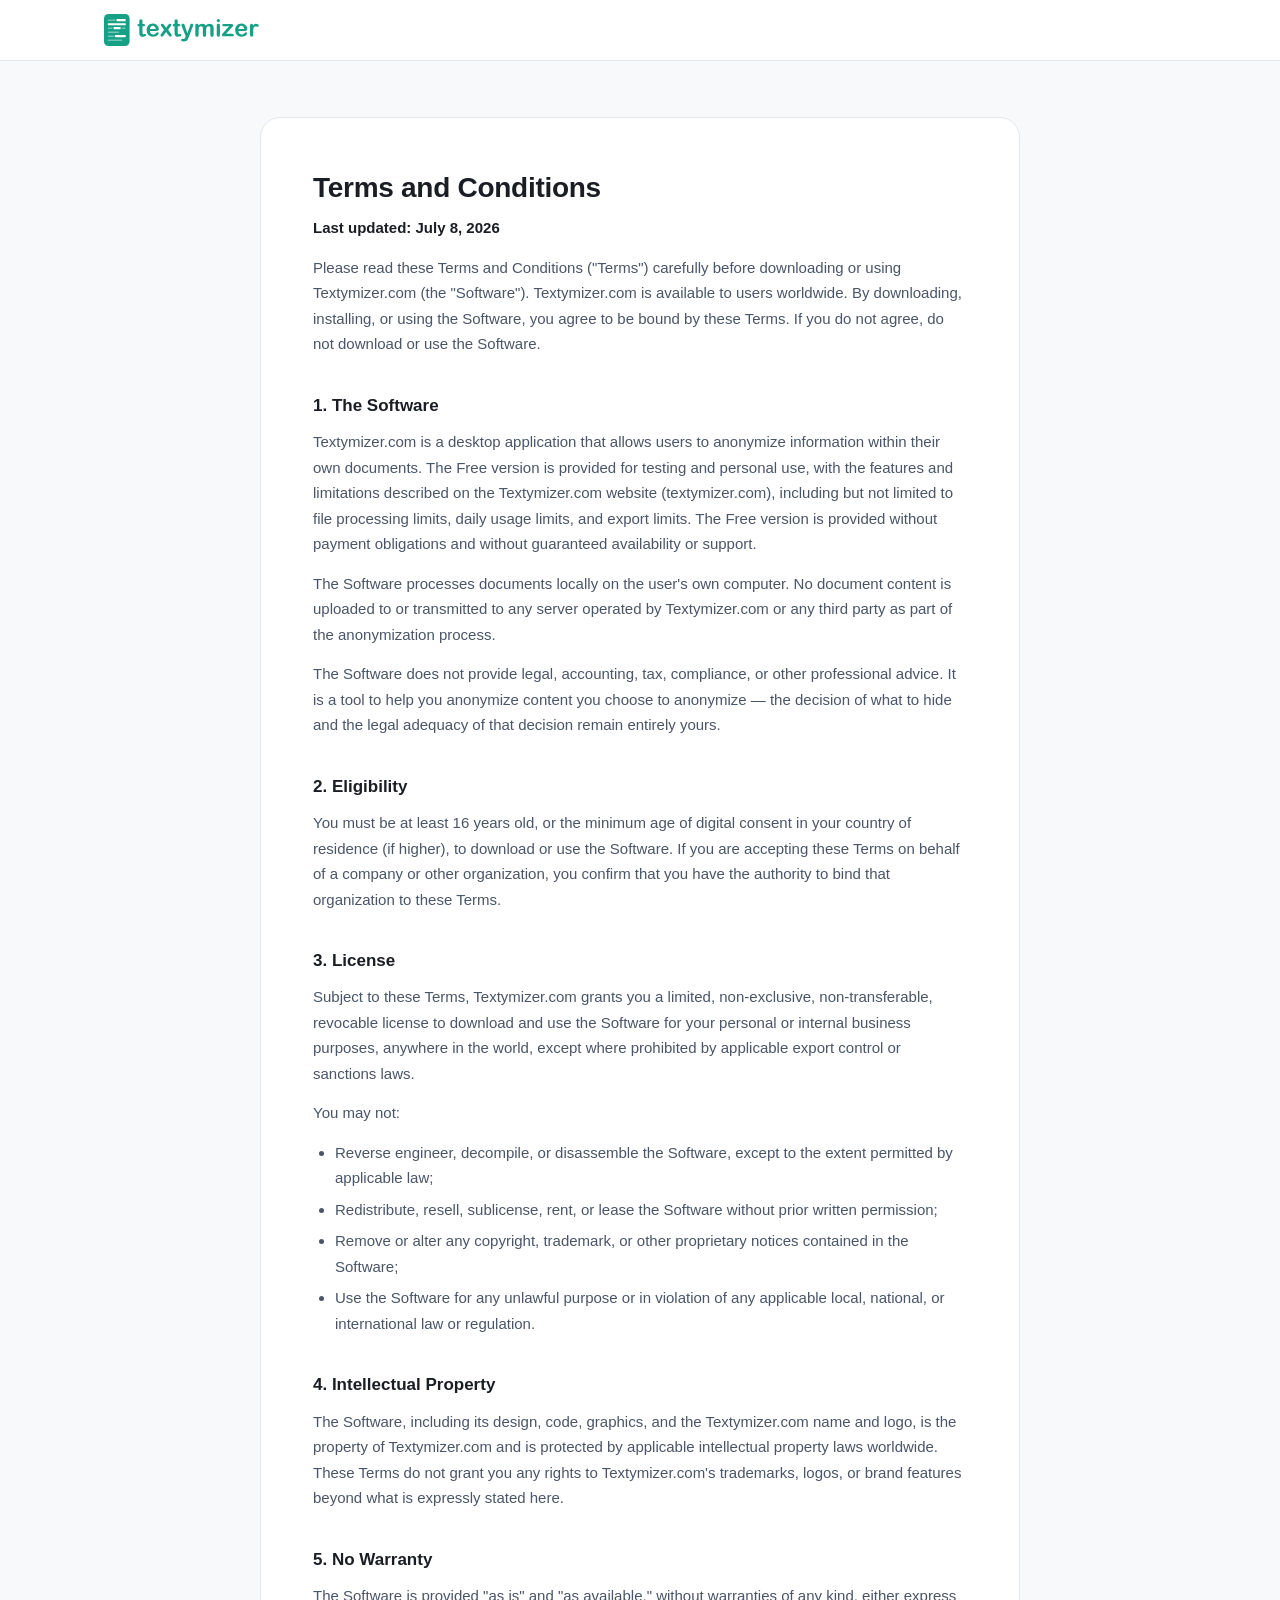
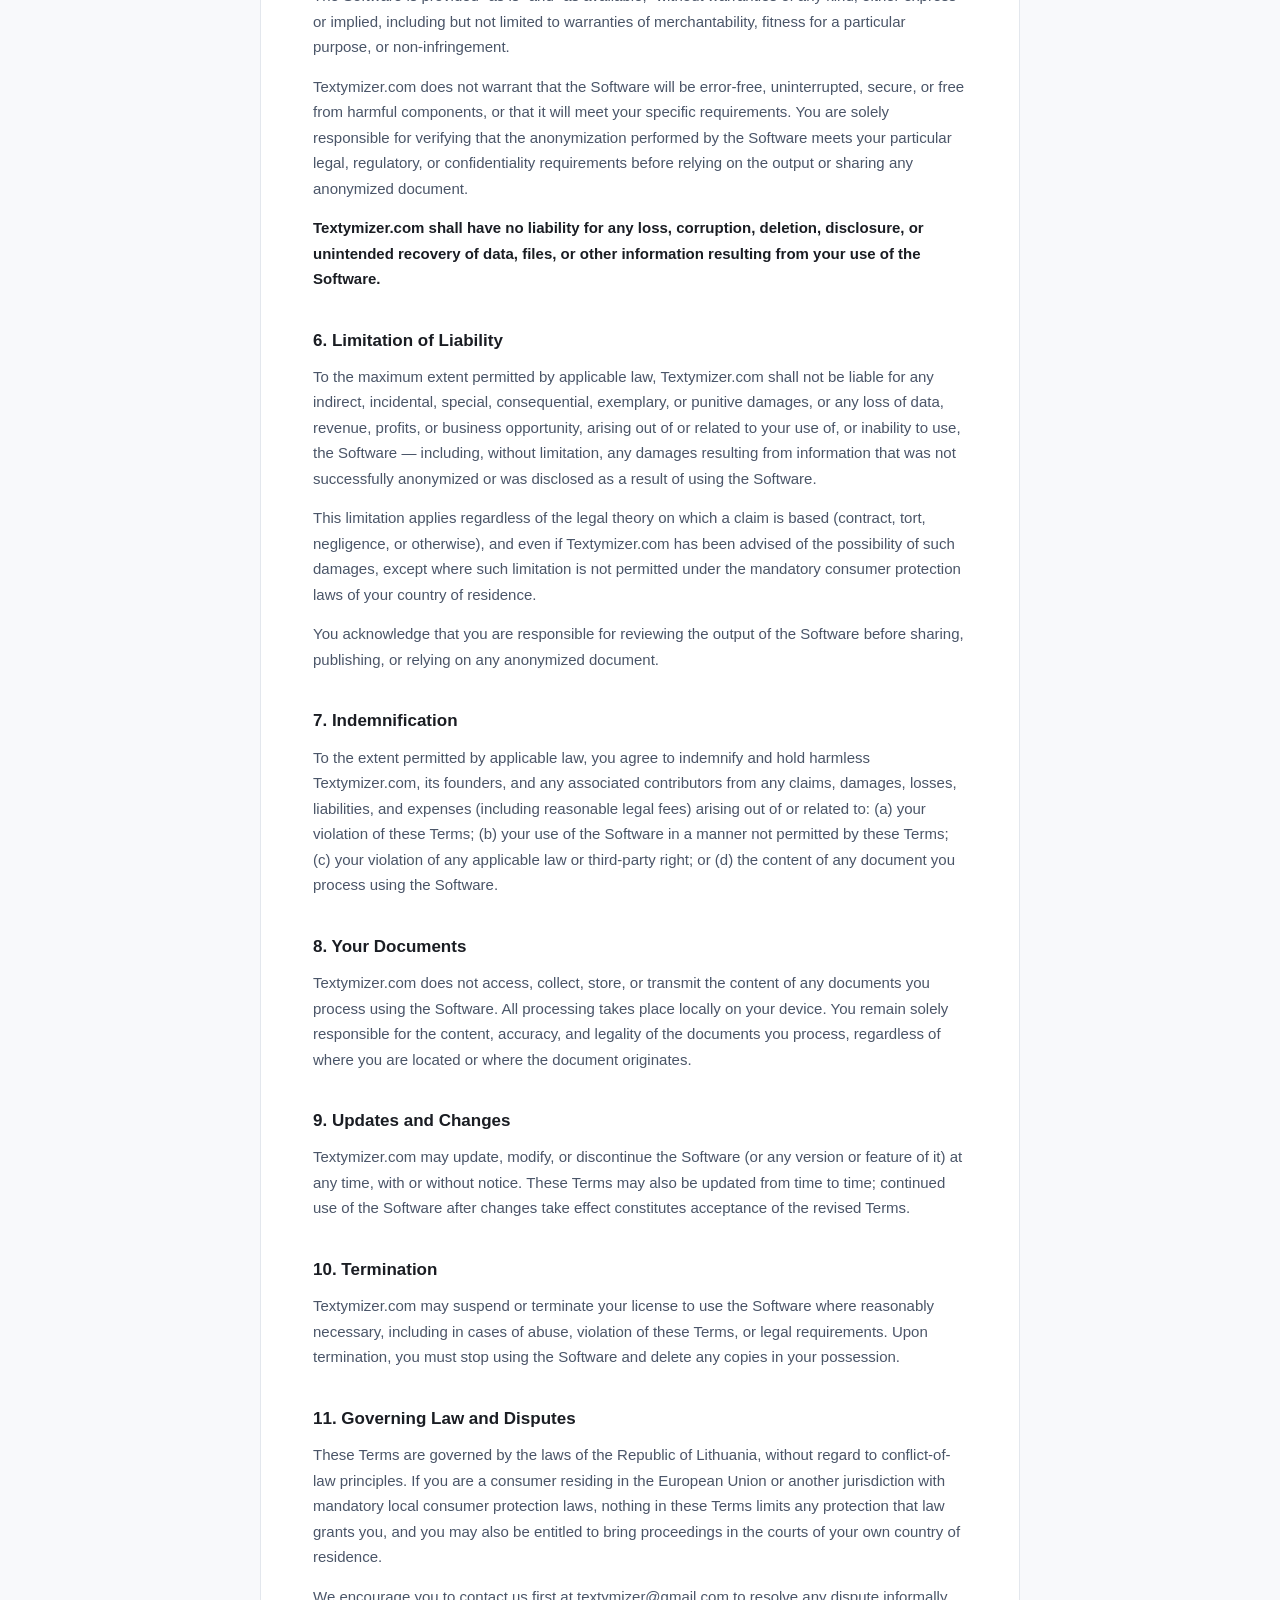
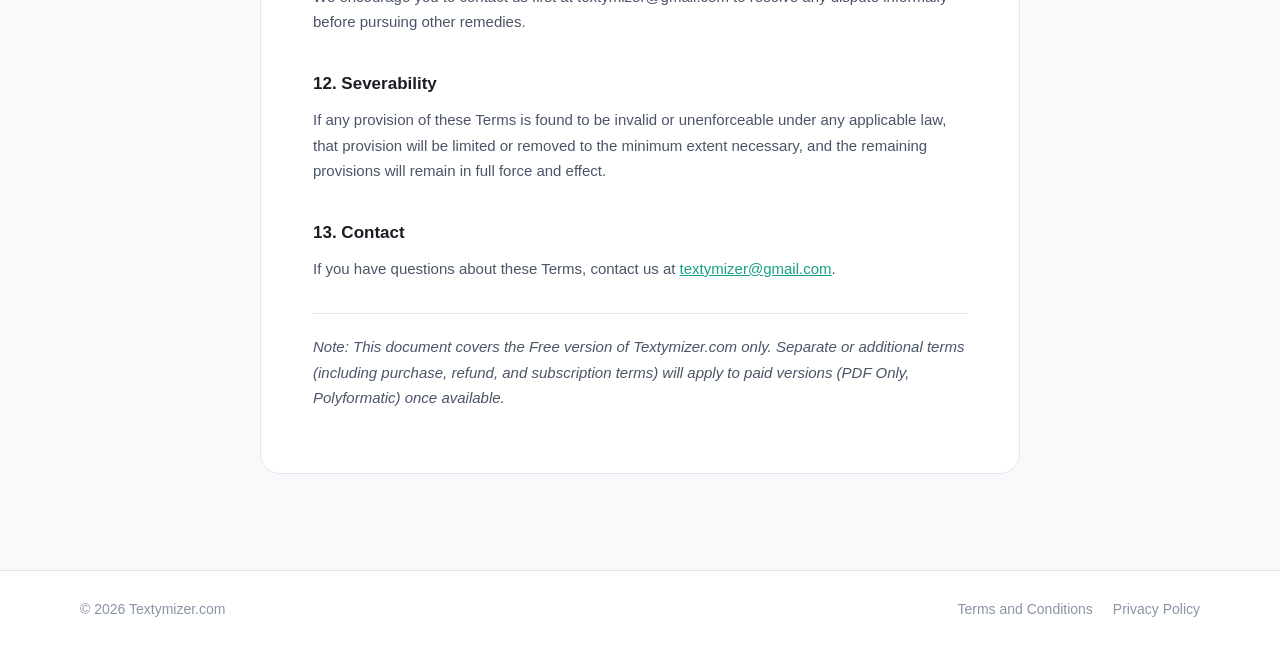
<file: terms.html>
<!DOCTYPE html>
<html lang="en">
<head>
  <meta charset="UTF-8" />
  <meta name="viewport" content="width=device-width, initial-scale=1.0" />
  <title>Terms and Conditions — textymizer</title>
  <link rel="icon" href="favicon.svg" type="image/svg+xml" />
  <link rel="stylesheet" href="style.css" />
  <link rel="stylesheet" href="legal.css" />
</head>
<body>

  <header class="site-header">
    <div class="header-inner">
      <a href="index.html" class="logo" aria-label="textymizer home">
        <svg class="logo-mark" viewBox="0 0 154.88 32.00" xmlns="http://www.w3.org/2000/svg" role="img" aria-label="textymizer">
          <g transform="translate(0,0) scale(0.16000)">
            <rect x="0" y="0" width="160" height="200" rx="28" fill="#16A085"/>
            <rect x="24" y="34" width="48" height="9" rx="3" fill="#FFFFFF" opacity="0.4"/>
            <rect x="78" y="32" width="58" height="13" rx="3" fill="#FFFFFF"/>
            <rect x="24" y="58" width="112" height="13" rx="3" fill="#FFFFFF"/>
            <rect x="24" y="84" width="30" height="9" rx="3" fill="#FFFFFF" opacity="0.4"/>
            <rect x="60" y="82" width="44" height="13" rx="3" fill="#FFFFFF"/>
            <rect x="110" y="84" width="26" height="9" rx="3" fill="#FFFFFF" opacity="0.4"/>
            <rect x="24" y="109" width="70" height="9" rx="3" fill="#FFFFFF" opacity="0.4"/>
            <rect x="24" y="134" width="38" height="9" rx="3" fill="#FFFFFF" opacity="0.4"/>
            <rect x="68" y="132" width="68" height="13" rx="3" fill="#FFFFFF"/>
            <rect x="24" y="159" width="90" height="9" rx="3" fill="#FFFFFF" opacity="0.4"/>
          </g>
          <g transform="translate(33.100,22.357) scale(0.0117188,-0.0117188)" fill="#16A085">
            <path d="M156 1061H186V1225Q186 1291 189.5 1328.5Q193 1366 209 1393Q225 1421 255.0 1438.5Q285 1456 322 1456Q374 1456 416 1417Q444 1391 451.5 1353.5Q459 1316 459 1247V1061H559Q617 1061 647.5 1033.5Q678 1006 678 963Q678 908 634.5 886.0Q591 864 510 864H459V362Q459 298 463.5 263.5Q468 229 487.5 207.5Q507 186 551 186Q575 186 616.0 194.5Q657 203 680 203Q713 203 739.5 176.5Q766 150 766 111Q766 45 694.0 10.0Q622 -25 487 -25Q359 -25 293.0 18.0Q227 61 206.5 137.0Q186 213 186 340V864H150Q91 864 60.0 892.0Q29 920 29 963Q29 1006 61.5 1033.5Q94 1061 156 1061Z" transform="translate(0,0)"/>
            <path d="M903 463H369Q370 370 406.5 299.0Q443 228 503.5 192.0Q564 156 637 156Q686 156 726.5 167.5Q767 179 805.0 203.5Q843 228 875.0 256.0Q907 284 958 332Q979 350 1018 350Q1060 350 1086.0 327.0Q1112 304 1112 262Q1112 225 1083.0 175.5Q1054 126 995.5 80.5Q937 35 848.5 5.0Q760 -25 645 -25Q382 -25 236.0 125.0Q90 275 90 532Q90 653 126.0 756.5Q162 860 231.0 934.0Q300 1008 401.0 1047.5Q502 1087 625 1087Q785 1087 899.5 1019.5Q1014 952 1071.0 845.0Q1128 738 1128 627Q1128 524 1069.0 493.5Q1010 463 903 463ZM369 618H864Q854 758 788.5 827.5Q723 897 616 897Q514 897 448.5 826.5Q383 756 369 618Z" transform="translate(725,0)"/>
            <path d="M733 88 535 379 332 88Q288 27 257.5 1.0Q227 -25 180 -25Q128 -25 91.5 7.5Q55 40 55 82Q55 125 111 205L358 559L139 854Q82 927 82 981Q82 1023 116.0 1054.0Q150 1085 205 1085Q253 1085 284.5 1058.0Q316 1031 358 973L535 731L707 973Q750 1033 781.5 1059.0Q813 1085 860 1085Q914 1085 949.5 1054.5Q985 1024 985 981Q985 950 970.5 921.5Q956 893 926 854L707 559L954 205Q1012 122 1012 80Q1012 37 976.0 6.0Q940 -25 887 -25Q840 -25 807.5 2.0Q775 29 733 88Z" transform="translate(1942,0)"/>
            <path d="M156 1061H186V1225Q186 1291 189.5 1328.5Q193 1366 209 1393Q225 1421 255.0 1438.5Q285 1456 322 1456Q374 1456 416 1417Q444 1391 451.5 1353.5Q459 1316 459 1247V1061H559Q617 1061 647.5 1033.5Q678 1006 678 963Q678 908 634.5 886.0Q591 864 510 864H459V362Q459 298 463.5 263.5Q468 229 487.5 207.5Q507 186 551 186Q575 186 616.0 194.5Q657 203 680 203Q713 203 739.5 176.5Q766 150 766 111Q766 45 694.0 10.0Q622 -25 487 -25Q359 -25 293.0 18.0Q227 61 206.5 137.0Q186 213 186 340V864H150Q91 864 60.0 892.0Q29 920 29 963Q29 1006 61.5 1033.5Q94 1061 156 1061Z" transform="translate(3009,0)"/>
            <path d="M393 -59 418 2 82 848Q51 921 51 954Q51 989 69.0 1019.0Q87 1049 118.5 1067.0Q150 1085 184 1085Q243 1085 273.0 1047.5Q303 1010 326 940L557 268L776 893Q802 969 823.0 1012.0Q844 1055 867.5 1070.0Q891 1085 934 1085Q965 1085 993.5 1068.5Q1022 1052 1037.5 1024.0Q1053 996 1053 965Q1049 946 1040.0 911.0Q1031 876 1018 840L662 -92Q616 -215 572.0 -285.0Q528 -355 455.5 -392.5Q383 -430 260 -430Q140 -430 80.0 -404.0Q20 -378 20 -309Q20 -262 48.5 -236.5Q77 -211 133 -211Q155 -211 176 -217Q202 -223 221 -223Q268 -223 295.0 -209.0Q322 -195 343.5 -160.5Q365 -126 393 -59Z" transform="translate(3734,0)"/>
            <path d="M1049 510V147Q1049 61 1010.0 18.0Q971 -25 907 -25Q845 -25 806.5 18.0Q768 61 768 147V582Q768 685 761.0 742.0Q754 799 723.0 835.5Q692 872 625 872Q491 872 448.5 780.0Q406 688 406 516V147Q406 62 367.5 18.5Q329 -25 266 -25Q204 -25 164.5 18.5Q125 62 125 147V928Q125 1005 160.5 1045.0Q196 1085 254 1085Q310 1085 347.5 1047.5Q385 1010 385 944V918Q456 1003 537.0 1043.0Q618 1083 717 1083Q820 1083 894.0 1042.0Q968 1001 1016 918Q1085 1002 1164.0 1042.5Q1243 1083 1339 1083Q1451 1083 1532.0 1039.0Q1613 995 1653 913Q1688 839 1688 680V147Q1688 61 1649.0 18.0Q1610 -25 1546 -25Q1484 -25 1444.5 18.5Q1405 62 1405 147V606Q1405 694 1397.5 747.0Q1390 800 1357.0 836.0Q1324 872 1257 872Q1203 872 1154.5 840.0Q1106 808 1079 754Q1049 685 1049 510Z" transform="translate(4844,0)"/>
            <path d="M414 930V141Q414 59 375.0 17.0Q336 -25 276 -25Q216 -25 178.5 18.0Q141 61 141 141V922Q141 1003 178.5 1044.0Q216 1085 276 1085Q336 1085 375.0 1044.0Q414 1003 414 930ZM279 1212Q222 1212 181.5 1247.0Q141 1282 141 1346Q141 1404 182.5 1441.5Q224 1479 279 1479Q332 1479 373.0 1445.0Q414 1411 414 1346Q414 1283 374.0 1247.5Q334 1212 279 1212Z" transform="translate(6656,0)"/>
            <path d="M883 772 383 213H918Q983 213 1016.0 182.5Q1049 152 1049 104Q1049 58 1016.5 29.0Q984 0 918 0H178Q100 0 61.5 34.0Q23 68 23 127Q23 162 50.0 197.5Q77 233 162 328Q252 428 325.5 509.0Q399 590 462.0 660.5Q525 731 566.5 780.0Q608 829 633 864H227Q143 864 100.0 879.0Q57 894 57 958Q57 1005 89.5 1033.0Q122 1061 182 1061H809Q896 1061 942.5 1035.5Q989 1010 989 944Q989 922 980.0 898.5Q971 875 960.0 860.0Q949 845 930.0 823.5Q911 802 883 772Z" transform="translate(7211,0)"/>
            <path d="M903 463H369Q370 370 406.5 299.0Q443 228 503.5 192.0Q564 156 637 156Q686 156 726.5 167.5Q767 179 805.0 203.5Q843 228 875.0 256.0Q907 284 958 332Q979 350 1018 350Q1060 350 1086.0 327.0Q1112 304 1112 262Q1112 225 1083.0 175.5Q1054 126 995.5 80.5Q937 35 848.5 5.0Q760 -25 645 -25Q382 -25 236.0 125.0Q90 275 90 532Q90 653 126.0 756.5Q162 860 231.0 934.0Q300 1008 401.0 1047.5Q502 1087 625 1087Q785 1087 899.5 1019.5Q1014 952 1071.0 845.0Q1128 738 1128 627Q1128 524 1069.0 493.5Q1010 463 903 463ZM369 618H864Q854 758 788.5 827.5Q723 897 616 897Q514 897 448.5 826.5Q383 756 369 618Z" transform="translate(8278,0)"/>
            <path d="M412 369V141Q412 58 373.0 16.5Q334 -25 274 -25Q215 -25 177.0 17.0Q139 59 139 141V901Q139 1085 272 1085Q340 1085 370.0 1042.0Q400 999 403 915Q452 999 503.5 1042.0Q555 1085 641 1085Q727 1085 808.0 1042.0Q889 999 889 928Q889 878 854.5 845.5Q820 813 780 813Q765 813 707.5 831.5Q650 850 606 850Q546 850 508.0 818.5Q470 787 449.0 725.0Q428 663 420.0 577.5Q412 492 412 369Z" transform="translate(9495,0)"/>
          </g>
        </svg>
      </a>
    </div>
  </header>

  <main class="legal-main">
    <div class="legal-inner">
      <div class="legal-card">

        <h1>Terms and Conditions</h1>
        <p class="legal-date"><strong>Last updated: July 8, 2026</strong></p>

        <p>Please read these Terms and Conditions ("Terms") carefully before downloading or using Textymizer.com (the "Software"). Textymizer.com is available to users worldwide. By downloading, installing, or using the Software, you agree to be bound by these Terms. If you do not agree, do not download or use the Software.</p>

        <h2>1. The Software</h2>
        <p>Textymizer.com is a desktop application that allows users to anonymize information within their own documents. The Free version is provided for testing and personal use, with the features and limitations described on the Textymizer.com website (textymizer.com), including but not limited to file processing limits, daily usage limits, and export limits. The Free version is provided without payment obligations and without guaranteed availability or support.</p>
        <p>The Software processes documents locally on the user's own computer. No document content is uploaded to or transmitted to any server operated by Textymizer.com or any third party as part of the anonymization process.</p>
        <p>The Software does not provide legal, accounting, tax, compliance, or other professional advice. It is a tool to help you anonymize content you choose to anonymize — the decision of what to hide and the legal adequacy of that decision remain entirely yours.</p>

        <h2>2. Eligibility</h2>
        <p>You must be at least 16 years old, or the minimum age of digital consent in your country of residence (if higher), to download or use the Software. If you are accepting these Terms on behalf of a company or other organization, you confirm that you have the authority to bind that organization to these Terms.</p>

        <h2>3. License</h2>
        <p>Subject to these Terms, Textymizer.com grants you a limited, non-exclusive, non-transferable, revocable license to download and use the Software for your personal or internal business purposes, anywhere in the world, except where prohibited by applicable export control or sanctions laws.</p>
        <p>You may not:</p>
        <ul>
          <li>Reverse engineer, decompile, or disassemble the Software, except to the extent permitted by applicable law;</li>
          <li>Redistribute, resell, sublicense, rent, or lease the Software without prior written permission;</li>
          <li>Remove or alter any copyright, trademark, or other proprietary notices contained in the Software;</li>
          <li>Use the Software for any unlawful purpose or in violation of any applicable local, national, or international law or regulation.</li>
        </ul>

        <h2>4. Intellectual Property</h2>
        <p>The Software, including its design, code, graphics, and the Textymizer.com name and logo, is the property of Textymizer.com and is protected by applicable intellectual property laws worldwide. These Terms do not grant you any rights to Textymizer.com's trademarks, logos, or brand features beyond what is expressly stated here.</p>

        <h2>5. No Warranty</h2>
        <p>The Software is provided "as is" and "as available," without warranties of any kind, either express or implied, including but not limited to warranties of merchantability, fitness for a particular purpose, or non-infringement.</p>
        <p>Textymizer.com does not warrant that the Software will be error-free, uninterrupted, secure, or free from harmful components, or that it will meet your specific requirements. You are solely responsible for verifying that the anonymization performed by the Software meets your particular legal, regulatory, or confidentiality requirements before relying on the output or sharing any anonymized document.</p>
        <p><strong>Textymizer.com shall have no liability for any loss, corruption, deletion, disclosure, or unintended recovery of data, files, or other information resulting from your use of the Software.</strong></p>

        <h2>6. Limitation of Liability</h2>
        <p>To the maximum extent permitted by applicable law, Textymizer.com shall not be liable for any indirect, incidental, special, consequential, exemplary, or punitive damages, or any loss of data, revenue, profits, or business opportunity, arising out of or related to your use of, or inability to use, the Software — including, without limitation, any damages resulting from information that was not successfully anonymized or was disclosed as a result of using the Software.</p>
        <p>This limitation applies regardless of the legal theory on which a claim is based (contract, tort, negligence, or otherwise), and even if Textymizer.com has been advised of the possibility of such damages, except where such limitation is not permitted under the mandatory consumer protection laws of your country of residence.</p>
        <p>You acknowledge that you are responsible for reviewing the output of the Software before sharing, publishing, or relying on any anonymized document.</p>

        <h2>7. Indemnification</h2>
        <p>To the extent permitted by applicable law, you agree to indemnify and hold harmless Textymizer.com, its founders, and any associated contributors from any claims, damages, losses, liabilities, and expenses (including reasonable legal fees) arising out of or related to: (a) your violation of these Terms; (b) your use of the Software in a manner not permitted by these Terms; (c) your violation of any applicable law or third-party right; or (d) the content of any document you process using the Software.</p>

        <h2>8. Your Documents</h2>
        <p>Textymizer.com does not access, collect, store, or transmit the content of any documents you process using the Software. All processing takes place locally on your device. You remain solely responsible for the content, accuracy, and legality of the documents you process, regardless of where you are located or where the document originates.</p>

        <h2>9. Updates and Changes</h2>
        <p>Textymizer.com may update, modify, or discontinue the Software (or any version or feature of it) at any time, with or without notice. These Terms may also be updated from time to time; continued use of the Software after changes take effect constitutes acceptance of the revised Terms.</p>

        <h2>10. Termination</h2>
        <p>Textymizer.com may suspend or terminate your license to use the Software where reasonably necessary, including in cases of abuse, violation of these Terms, or legal requirements. Upon termination, you must stop using the Software and delete any copies in your possession.</p>

        <h2>11. Governing Law and Disputes</h2>
        <p>These Terms are governed by the laws of the Republic of Lithuania, without regard to conflict-of-law principles. If you are a consumer residing in the European Union or another jurisdiction with mandatory local consumer protection laws, nothing in these Terms limits any protection that law grants you, and you may also be entitled to bring proceedings in the courts of your own country of residence.</p>
        <p>We encourage you to contact us first at textymizer@gmail.com to resolve any dispute informally before pursuing other remedies.</p>

        <h2>12. Severability</h2>
        <p>If any provision of these Terms is found to be invalid or unenforceable under any applicable law, that provision will be limited or removed to the minimum extent necessary, and the remaining provisions will remain in full force and effect.</p>

        <h2>13. Contact</h2>
        <p>If you have questions about these Terms, contact us at <a href="mailto:textymizer@gmail.com">textymizer@gmail.com</a>.</p>

        <hr />
        <p class="legal-note"><em>Note: This document covers the Free version of Textymizer.com only. Separate or additional terms (including purchase, refund, and subscription terms) will apply to paid versions (PDF Only, Polyformatic) once available.</em></p>

      </div>
    </div>
  </main>

  <footer class="site-footer">
    <div class="footer-inner">
      <p>&copy; 2026 Textymizer.com</p>
      <nav class="footer-legal">
        <a href="terms.html">Terms and Conditions</a>
        <a href="privacy.html">Privacy Policy</a>
      </nav>
    </div>
  </footer>

</body>
</html>
</file>
<file: style.css>
/* ─────────────────────────────────────────────────────────────────────────
   TOKENS
───────────────────────────────────────────────────────────────────────── */
:root {
  --teal: #16A085;
  --teal-dark: #128a73;
  --teal-pale: #EAF6F2;

  --ink: #1A1D23;
  --ink-soft: #4A5568;
  --ink-faint: #8A94A6;

  --bg: #FFFFFF;
  --bg-soft: #F8F9FB;
  --border: #E3E7ED;

  --radius-lg: 20px;
  --radius-md: 14px;
  --radius-sm: 8px;

  --shadow-sm: 0 1px 2px rgba(20, 30, 40, 0.04);
  --shadow-md: 0 8px 24px rgba(20, 30, 40, 0.08);
  --shadow-lg: 0 20px 50px rgba(20, 30, 40, 0.12);

  --max-width: 1120px;

  --font-body: -apple-system, BlinkMacSystemFont, "Segoe UI", Roboto, Helvetica, Arial, sans-serif;
  --font-logo: "Arial Rounded MT Bold", "Arial Rounded MT", Arial, sans-serif;
}

@media (prefers-color-scheme: dark) {
  /* Intentionally light-only for now: a privacy tool reads as calm and
     clinical in daylight mode; dark mode is a later iteration. */
}

* { box-sizing: border-box; }

html { scroll-behavior: smooth; }

body {
  margin: 0;
  font-family: var(--font-body);
  color: var(--ink);
  background: var(--bg);
  line-height: 1.55;
  -webkit-font-smoothing: antialiased;
}

a { color: inherit; }

img, svg { display: block; max-width: 100%; }

button { font-family: inherit; }

:focus-visible {
  outline: 2px solid var(--teal);
  outline-offset: 2px;
}

@media (prefers-reduced-motion: reduce) {
  *, *::before, *::after {
    animation-duration: 0.001ms !important;
    transition-duration: 0.001ms !important;
    scroll-behavior: auto !important;
  }
}

/* ─────────────────────────────────────────────────────────────────────────
   LAYOUT HELPERS
───────────────────────────────────────────────────────────────────────── */
.section-inner {
  max-width: var(--max-width);
  margin: 0 auto;
  padding: 0 24px;
}

.section-inner-narrow {
  max-width: 760px;
}

.section-title {
  font-size: 28px;
  font-weight: 700;
  text-align: center;
  margin: 0 0 48px;
  letter-spacing: -0.01em;
}

/* ─────────────────────────────────────────────────────────────────────────
   HEADER
───────────────────────────────────────────────────────────────────────── */
.site-header {
  position: sticky;
  top: 0;
  z-index: 50;
  background: rgba(255, 255, 255, 0.9);
  backdrop-filter: saturate(180%) blur(10px);
  border-bottom: 1px solid var(--border);
}

.header-inner {
  max-width: var(--max-width);
  margin: 0 auto;
  padding: 14px 24px;
  display: flex;
  align-items: center;
  justify-content: space-between;
  gap: 24px;
}

.logo {
  display: flex;
  align-items: center;
  gap: 10px;
  text-decoration: none;
  flex-shrink: 0;
}

.logo-mark {
  height: 32px;
  width: auto;
}

.main-nav {
  display: flex;
  gap: 28px;
}

.main-nav a {
  text-decoration: none;
  color: var(--ink-soft);
  font-size: 15px;
  font-weight: 500;
  transition: color 0.15s ease;
}

.main-nav a:hover {
  color: var(--teal);
}

.nav-toggle {
  display: none;
  flex-direction: column;
  justify-content: center;
  gap: 5px;
  width: 32px;
  height: 32px;
  background: none;
  border: none;
  cursor: pointer;
  padding: 0;
}

.nav-toggle span {
  display: block;
  width: 100%;
  height: 2px;
  background: var(--ink);
  border-radius: 2px;
}

/* ─────────────────────────────────────────────────────────────────────────
   HERO
───────────────────────────────────────────────────────────────────────── */
.hero {
  padding: 88px 24px 64px;
  text-align: center;
}

.hero-inner {
  max-width: 720px;
  margin: 0 auto;
}

.hero h1 {
  font-size: clamp(32px, 5vw, 48px);
  font-weight: 600;
  line-height: 1.15;
  letter-spacing: -0.02em;
  margin: 0 0 20px;
}

.hero-subtitle {
  font-size: 18px;
  color: var(--ink-soft);
  margin: 0;
  line-height: 1.6;
}

.btn-hero {
  margin-top: 32px;
  padding: 15px 36px;
  font-size: 16px;
}

/* ─────────────────────────────────────────────────────────────────────────
   FEATURES
───────────────────────────────────────────────────────────────────────── */
.features {
  padding: 32px 24px 96px;
}

.features-inner {
  max-width: var(--max-width);
  margin: 0 auto;
  display: grid;
  grid-template-columns: repeat(3, 1fr);
  gap: 40px;
}

.feature {
  text-align: center;
  padding: 0 12px;
}

.feature-icon {
  width: 48px;
  height: 48px;
  margin: 0 auto 18px;
  display: flex;
  align-items: center;
  justify-content: center;
  background: var(--teal-pale);
  border-radius: 50%;
}

.feature-icon svg {
  width: 22px;
  height: 22px;
}

.feature h3 {
  font-size: 17px;
  font-weight: 700;
  margin: 0 0 8px;
}

.feature p {
  font-size: 15px;
  color: var(--ink-soft);
  margin: 0;
  line-height: 1.6;
}

/* ─────────────────────────────────────────────────────────────────────────
   VERSIONS / PRICING
───────────────────────────────────────────────────────────────────────── */
.versions {
  padding: 80px 24px;
  background: var(--bg-soft);
}

.version-grid {
  display: grid;
  grid-template-columns: repeat(3, 1fr);
  gap: 24px;
}

.version-card {
  background: var(--bg);
  border: 1px solid var(--border);
  border-radius: var(--radius-lg);
  padding: 32px 28px;
  display: flex;
  flex-direction: column;
  transition: box-shadow 0.2s ease, transform 0.2s ease;
}

.version-card:hover {
  box-shadow: var(--shadow-md);
  transform: translateY(-2px);
}

.version-card-head {
  text-align: center;
  margin-bottom: 24px;
}

.version-card-head h3 {
  font-size: 19px;
  font-weight: 700;
  margin: 0 0 4px;
}

.version-sub {
  font-size: 14px;
  color: var(--ink-faint);
  margin: 0;
}

.version-features {
  list-style: none;
  margin: 0 0 28px;
  padding: 0;
  flex: 1;
  display: flex;
  flex-direction: column;
  gap: 14px;
}

.version-features li {
  position: relative;
  padding-left: 22px;
  font-size: 14.5px;
  color: var(--ink);
  line-height: 1.45;
}

.version-features li::before {
  content: "";
  position: absolute;
  left: 0;
  top: 6px;
  width: 8px;
  height: 8px;
  border-radius: 2px;
  background: var(--teal);
}

.version-card-upcoming .version-features li::before {
  background: var(--ink-faint);
}

.muted {
  color: var(--ink-faint);
}

.version-cta {
  width: 100%;
}

/* ─────────────────────────────────────────────────────────────────────────
   BUTTONS
───────────────────────────────────────────────────────────────────────── */
.btn {
  font-size: 15px;
  font-weight: 600;
  padding: 13px 24px;
  border-radius: var(--radius-sm);
  border: none;
  cursor: pointer;
  transition: background 0.15s ease, color 0.15s ease, opacity 0.15s ease;
}

.btn-primary {
  background: var(--teal);
  color: #fff;
}

.btn-primary:hover:not(:disabled) {
  background: var(--teal-dark);
}

.btn-primary:disabled {
  opacity: 0.5;
  cursor: not-allowed;
}

.btn-secondary {
  background: var(--bg-soft);
  color: var(--ink);
  border: 1px solid var(--border);
}

.btn-secondary:hover {
  background: var(--border);
}

.btn-upcoming {
  background: var(--bg-soft);
  color: var(--ink-faint);
  border: 1px solid var(--border);
  cursor: default;
}

/* ─────────────────────────────────────────────────────────────────────────
   HOW IT WORKS
───────────────────────────────────────────────────────────────────────── */
.how-it-works {
  padding: 80px 24px;
}

.steps-grid {
  display: grid;
  grid-template-columns: repeat(5, 1fr);
  gap: 20px;
}

.step-card {
  background: var(--bg);
  border: 1px solid var(--border);
  border-radius: var(--radius-lg);
  padding: 28px 20px;
  text-align: center;
}

.step-placeholder {
  width: 56px;
  height: 56px;
  margin: 0 auto 18px;
  border-radius: 16px;
  background: var(--teal-pale);
  display: flex;
  align-items: center;
  justify-content: center;
}

.step-placeholder svg {
  width: 28px;
  height: 28px;
}

.step-card h3 {
  font-size: 15.5px;
  font-weight: 700;
  margin: 0 0 12px;
}

.check-list {
  list-style: none;
  margin: 0;
  padding: 0;
  text-align: left;
  display: flex;
  flex-direction: column;
  gap: 8px;
}

.check-list li {
  position: relative;
  padding-left: 20px;
  font-size: 13px;
  color: var(--ink-soft);
  line-height: 1.4;
}

.check-list li::before {
  content: "✓";
  position: absolute;
  left: 0;
  top: 0;
  color: var(--teal);
  font-weight: 700;
  font-size: 12px;
}

/* ─────────────────────────────────────────────────────────────────────────
   FAQ ACCORDION
───────────────────────────────────────────────────────────────────────── */
.faq {
  padding: 80px 24px 100px;
  background: var(--bg-soft);
}

.accordion {
  display: flex;
  flex-direction: column;
  gap: 10px;
}

.accordion-item {
  background: var(--bg);
  border: 1px solid var(--border);
  border-radius: var(--radius-md);
  overflow: hidden;
}

.accordion-trigger {
  width: 100%;
  display: flex;
  align-items: center;
  justify-content: space-between;
  gap: 16px;
  background: none;
  border: none;
  cursor: pointer;
  padding: 18px 22px;
  text-align: left;
  font-size: 15.5px;
  font-weight: 600;
  color: var(--ink);
}

.chevron {
  width: 18px;
  height: 18px;
  color: var(--ink-faint);
  flex-shrink: 0;
  transition: transform 0.2s ease;
}

.accordion-trigger[aria-expanded="true"] .chevron {
  transform: rotate(180deg);
  color: var(--teal);
}

.accordion-panel {
  max-height: 0;
  overflow: hidden;
  transition: max-height 0.25s ease;
}

.accordion-panel p {
  margin: 0 0 12px;
  padding: 0 22px;
  font-size: 14.5px;
  color: var(--ink-soft);
  line-height: 1.6;
}

.accordion-panel p:first-child {
  padding-top: 0;
}

.accordion-panel p:last-child {
  margin-bottom: 0;
  padding-bottom: 20px;
}

/* ─────────────────────────────────────────────────────────────────────────
   ABOUT
───────────────────────────────────────────────────────────────────────── */
.about {
  padding: 80px 24px 96px;
}

.about-card {
  background: var(--bg);
  border: 1px solid var(--border);
  border-radius: var(--radius-lg);
  padding: 40px 44px;
  display: flex;
  gap: 28px;
  align-items: stretch;
}

.about-accent {
  width: 4px;
  flex-shrink: 0;
  background: var(--teal);
  border-radius: 4px;
}

.about-text {
  display: flex;
  flex-direction: column;
  gap: 18px;
}

.about-text p {
  margin: 0;
  font-size: 16px;
  color: var(--ink-soft);
  line-height: 1.7;
  text-align: left;
}

/* ─────────────────────────────────────────────────────────────────────────
   CONTACT MODAL
───────────────────────────────────────────────────────────────────────── */
.modal-content-wide {
  max-width: 660px;
}

.contact-form {
  display: inline-flex;
  flex-direction: column;
  gap: 16px;
  margin-top: 8px;
  width: calc(53ch + 16px);
}

.form-row-two {
  display: grid;
  grid-template-columns: 17ch 36ch;
  gap: 16px;
}

.form-group {
  display: flex;
  flex-direction: column;
  gap: 6px;
}

.form-group label {
  font-size: 13.5px;
  font-weight: 600;
  color: var(--ink);
}

.form-group input[type="text"],
.form-group input[type="email"],
.form-group textarea {
  font-family: inherit;
  font-size: 14.5px;
  color: var(--ink);
  background: var(--bg);
  border: 1px solid var(--border);
  border-radius: var(--radius-sm);
  padding: 10px 14px;
  transition: border-color 0.15s ease, box-shadow 0.15s ease;
  resize: vertical;
  width: 100%;
  box-sizing: border-box;
}

.form-group input:focus,
.form-group textarea:focus {
  outline: none;
  border-color: var(--teal);
  box-shadow: 0 0 0 3px var(--teal-pale);
}

.form-group textarea {
  min-height: 110px;
}

.form-footer {
  display: flex;
  align-items: center;
  gap: 16px;
  margin-top: 4px;
}

.form-status {
  font-size: 13.5px;
  margin: 0;
}

.form-status.success { color: var(--teal); }
.form-status.error   { color: #c0392b; }

@media (max-width: 520px) {
  .form-row-two { grid-template-columns: 1fr; }
  .contact-form { width: 100%; }
  .modal-content { padding: 20px; }
}

/* ─────────────────────────────────────────────────────────────────────────
   FOOTER
───────────────────────────────────────────────────────────────────────── */
.site-footer {
  border-top: 1px solid var(--border);
  padding: 28px 24px;
}

.footer-inner {
  max-width: var(--max-width);
  margin: 0 auto;
  display: flex;
  align-items: center;
  justify-content: space-between;
  font-size: 14px;
  color: var(--ink-faint);
}

.footer-inner p { margin: 0; }

.footer-inner a {
  text-decoration: none;
  color: var(--ink-faint);
}

.footer-inner a:hover {
  color: var(--teal);
}

/* ─────────────────────────────────────────────────────────────────────────
   MODAL
───────────────────────────────────────────────────────────────────────── */
.modal {
  display: none;
  position: fixed;
  inset: 0;
  background: rgba(20, 25, 30, 0.5);
  z-index: 100;
  align-items: center;
  justify-content: center;
  padding: 20px;
}

.modal.is-open {
  display: flex;
}

.modal-content {
  position: relative;
  background: #fff;
  width: 100%;
  max-width: 400px;
  padding: 32px;
  border-radius: var(--radius-lg);
  box-shadow: var(--shadow-lg);
}

.modal-content.modal-content-wide {
  max-width: calc(53ch + 16px + 64px);
}

.modal-close {
  position: absolute;
  top: 16px;
  right: 16px;
  width: 28px;
  height: 28px;
  border: none;
  background: none;
  font-size: 22px;
  line-height: 1;
  color: var(--ink-faint);
  cursor: pointer;
  border-radius: 50%;
}

.modal-close:hover {
  background: var(--bg-soft);
  color: var(--ink);
}

.modal-content h3 {
  margin: 0 0 6px;
  font-size: 19px;
  font-weight: 700;
}

.modal-subtitle {
  margin: 0 0 20px;
  font-size: 14px;
  color: var(--ink-soft);
}

.modal-content input[type="email"] {
  width: 100%;
  padding: 11px 14px;
  font-size: 14.5px;
  border: 1px solid var(--border);
  border-radius: var(--radius-sm);
  margin-bottom: 16px;
  font-family: inherit;
}

.modal-content input[type="email"]:focus {
  outline: none;
  border-color: var(--teal);
  box-shadow: 0 0 0 3px var(--teal-pale);
}

.checkbox-row {
  display: flex;
  align-items: flex-start;
  gap: 10px;
  font-size: 13.5px;
  color: var(--ink-soft);
  line-height: 1.4;
  margin-bottom: 18px;
  cursor: pointer;
}

.checkbox-row input[type="checkbox"] {
  width: 16px;
  height: 16px;
  margin: 1px 0 0;
  accent-color: var(--teal);
  flex-shrink: 0;
  cursor: pointer;
}

.checkbox-row a {
  color: var(--teal);
  text-decoration: underline;
}

.cf-turnstile {
  margin-bottom: 16px;
  display: flex;
  justify-content: center;
}

.buttons {
  display: flex;
  gap: 10px;
}

.buttons .btn {
  flex: 1;
}

/* ─────────────────────────────────────────────────────────────────────────
   RESPONSIVE
───────────────────────────────────────────────────────────────────────── */
@media (max-width: 900px) {
  .features-inner {
    grid-template-columns: 1fr;
    gap: 36px;
  }

  .version-grid {
    grid-template-columns: 1fr;
  }

  .steps-grid {
    grid-template-columns: repeat(2, 1fr);
  }
}

@media (max-width: 720px) {
  .main-nav {
    position: fixed;
    top: 61px;
    left: 0;
    right: 0;
    background: #fff;
    border-bottom: 1px solid var(--border);
    flex-direction: column;
    padding: 16px 24px;
    gap: 16px;
    transform: translateY(-110%);
    transition: transform 0.2s ease, visibility 0.2s ease;
    visibility: hidden;
    z-index: 40;
  }

  .main-nav.is-open {
    transform: translateY(0);
    visibility: visible;
  }

  .nav-toggle {
    display: flex;
  }

  .hero {
    padding: 56px 20px 48px;
  }

  .section-title {
    font-size: 24px;
    margin-bottom: 36px;
  }

  .steps-grid {
    grid-template-columns: 1fr;
  }
}
</file>
<file: legal.css>
/* ─────────────────────────────────────────────────────────────────────────
   LEGAL PAGES (terms.html, privacy.html)
───────────────────────────────────────────────────────────────────────── */

.legal-main {
  padding: 56px 24px 96px;
  background: var(--bg-soft);
  min-height: calc(100vh - 130px);
}

.legal-inner {
  max-width: 760px;
  margin: 0 auto;
}

.legal-card {
  background: var(--bg);
  border: 1px solid var(--border);
  border-radius: var(--radius-lg);
  padding: 48px 52px;
}

.legal-card h1 {
  font-size: 28px;
  font-weight: 700;
  margin: 0 0 6px;
  letter-spacing: -0.01em;
}

.legal-date {
  font-size: 14px;
  color: var(--ink-faint);
  margin: 0 0 36px;
}

.legal-card h2 {
  font-size: 17px;
  font-weight: 700;
  margin: 36px 0 10px;
  color: var(--ink);
}

.legal-card p {
  font-size: 15px;
  color: var(--ink-soft);
  line-height: 1.7;
  margin: 0 0 14px;
}

.legal-card ul {
  margin: 0 0 14px;
  padding-left: 22px;
}

.legal-card ul li {
  font-size: 15px;
  color: var(--ink-soft);
  line-height: 1.7;
  margin-bottom: 6px;
}

.legal-card strong {
  color: var(--ink);
  font-weight: 600;
}

.legal-card a {
  color: var(--teal);
  text-decoration: underline;
}

.legal-card a:hover {
  color: var(--teal-dark);
}

.legal-card hr {
  border: none;
  border-top: 1px solid var(--border);
  margin: 32px 0 20px;
}

.legal-note {
  font-size: 13.5px;
  color: var(--ink-faint);
}

/* ─────────────────────────────────────────────────────────────────────────
   FOOTER LEGAL LINKS
───────────────────────────────────────────────────────────────────────── */

.footer-legal {
  display: flex;
  gap: 20px;
}

.footer-legal a {
  text-decoration: none;
  color: var(--ink-faint);
  font-size: 14px;
  transition: color 0.15s ease;
}

.footer-legal a:hover {
  color: var(--teal);
}

@media (max-width: 600px) {
  .legal-card {
    padding: 32px 24px;
  }
}
</file>
